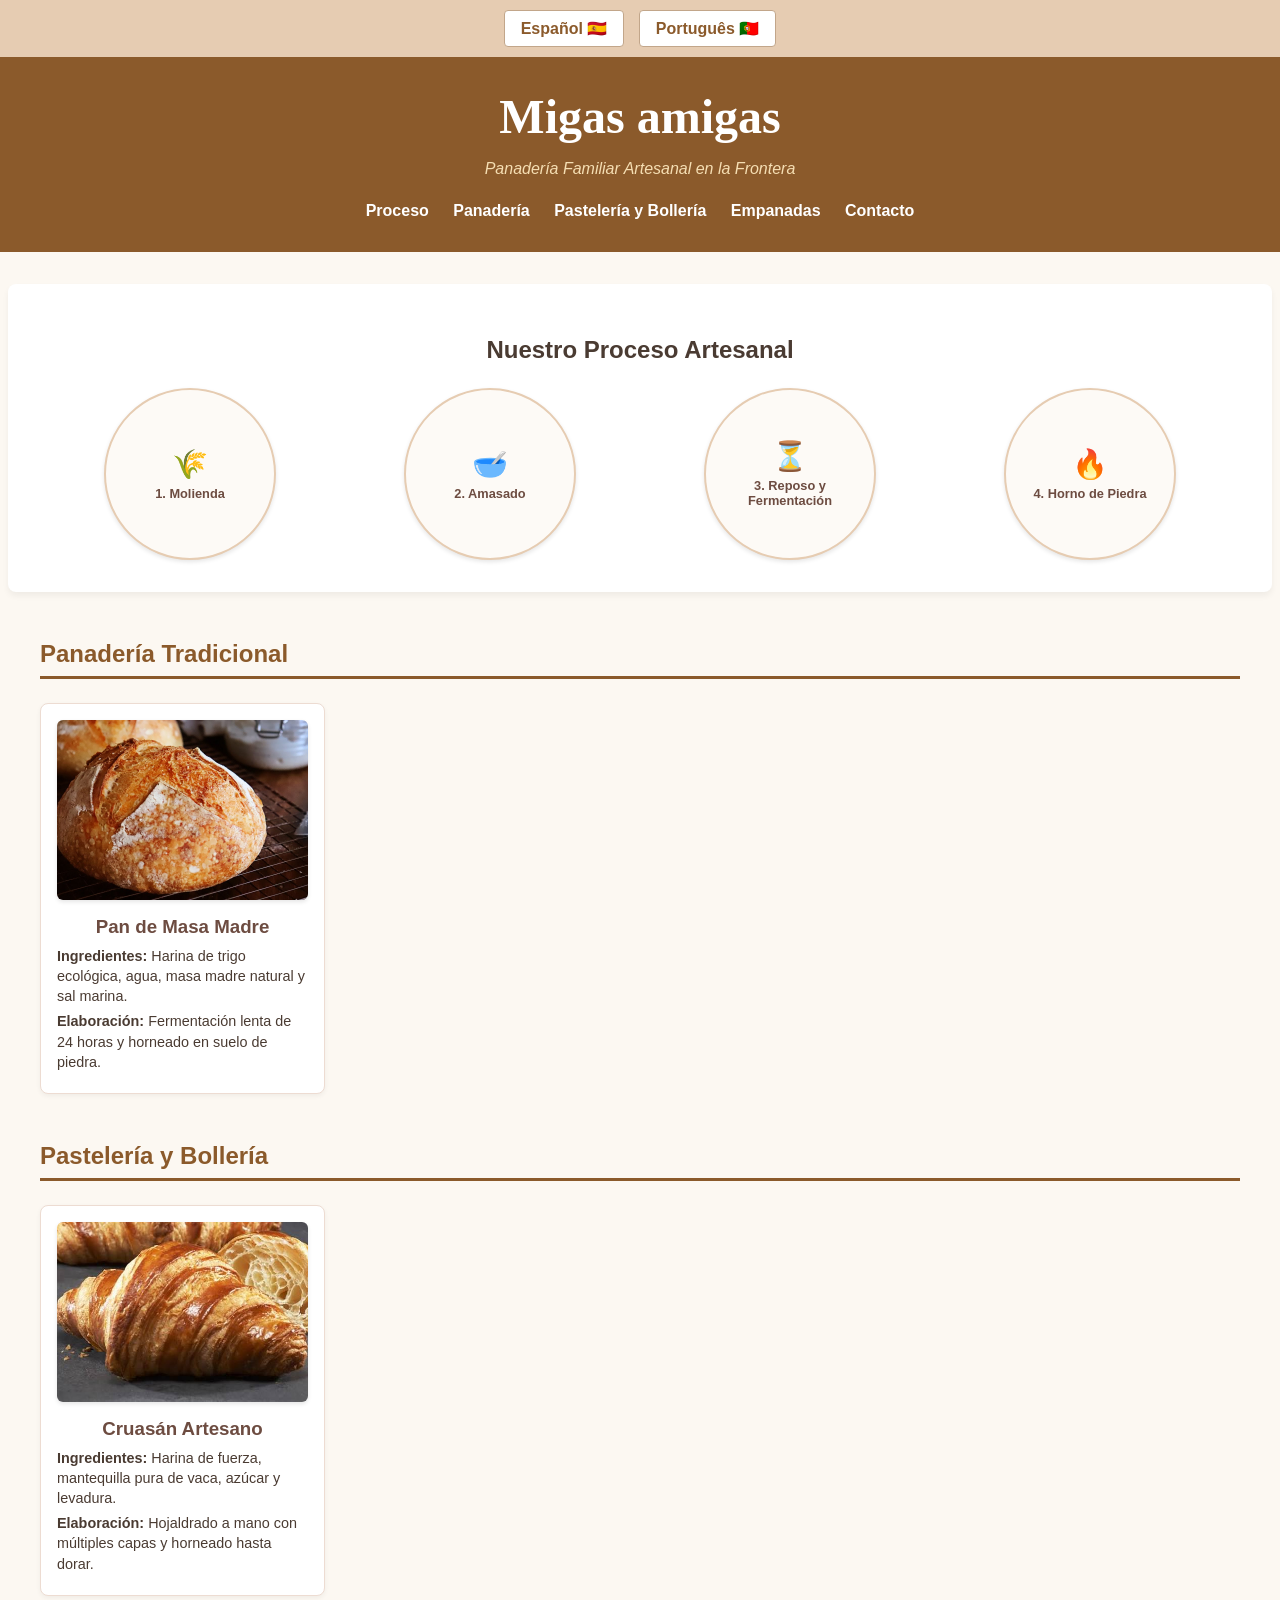
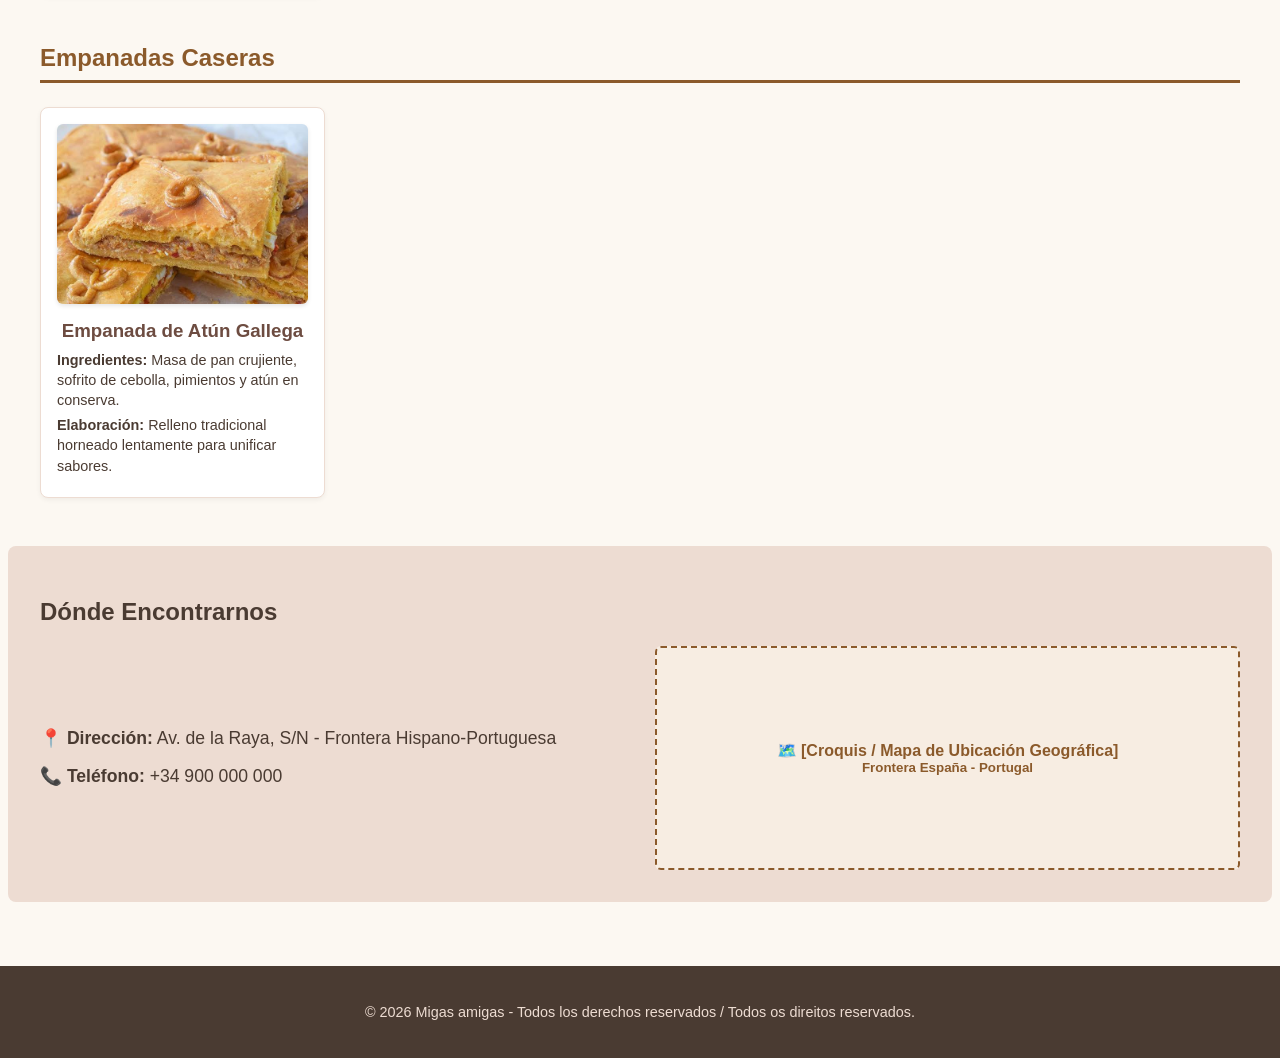
<file: panaderiaaa/index.html>
<!DOCTYPE html>
<html lang="es">
<head>
    <meta charset="UTF-8">
    <meta name="viewport" content="width=device-width, initial-scale=1.0">
    <title>Migas amigas - Panadería Fronteriza</title>
    <link rel="stylesheet" href="style.css">
</head>
<body>


    <div id="idiomas-wrapper">
        <div class="lang-selector">
            <a href="#es" class="btn-lang">Español 🇪🇸</a>
            <a href="#pt" class="btn-lang">Português 🇵🇹</a>
        </div>

        <!-- ================= SECCIÓN EN CASTELLANO ================= -->
        <div id="es" class="lang-content">
            <header>
                <h1>Migas amigas</h1>
                <p class="tagline">Panadería Familiar Artesanal en la Frontera</p>
                <nav>
                    <a href="#es-animacion">Proceso</a>
                    <a href="#es-panaderia">Panadería</a>
                    <a href="#es-pasteleria">Pastelería y Bollería</a>
                    <a href="#es-empanadas">Empanadas</a>
                    <a href="#es-contacto">Contacto</a>
                </nav>
            </header>

            <main>
                <section id="es-animacion" class="animacion-section">
                    <h2>Nuestro Proceso Artesanal</h2>
                    <div class="animation-container">
                        <div class="step-card step-1">🌾 <span>1. Molienda</span></div>
                        <div class="step-card step-2">🥣 <span>2. Amasado</span></div>
                        <div class="step-card step-3">⏳ <span>3. Reposo y Fermentación</span></div>
                        <div class="step-card step-4">🔥 <span>4. Horno de Piedra</span></div>
                    </div>
                </section>

                <section id="es-panaderia" class="catalog">
                    <h2>Panadería Tradicional</h2>
                    <div class="grid-productos">
                        <div class="producto-card">
                            <img src="panmasamadre.jpg" alt="Pan de Masa Madre" class="foto-producto">
                            <h3>Pan de Masa Madre</h3>
                            <p><strong>Ingredientes:</strong> Harina de trigo ecológica, agua, masa madre natural y sal marina.</p>
                            <p><strong>Elaboración:</strong> Fermentación lenta de 24 horas y horneado en suelo de piedra.</p>
                        </div>
                    </div>
                </section>

                <section id="es-pasteleria" class="catalog">
                    <h2>Pastelería y Bollería</h2>
                    <div class="grid-productos">
                        <div class="producto-card">
                            <img src="cruasanartesano.jfif" alt="Cruasán Artesano" class="foto-producto">
                            <h3>Cruasán Artesano</h3>
                            <p><strong>Ingredientes:</strong> Harina de fuerza, mantequilla pura de vaca, azúcar y levadura.</p>
                            <p><strong>Elaboración:</strong> Hojaldrado a mano con múltiples capas y horneado hasta dorar.</p>
                        </div>
                    </div>
                </section>

                <section id="es-empanadas" class="catalog">
                    <h2>Empanadas Caseras</h2>
                    <div class="grid-productos">
                        <div class="producto-card">
                            <img src="empanada.jfif" alt="Empanada de Atún Gallega" class="foto-producto">
                            <h3>Empanada de Atún Gallega</h3>
                            <p><strong>Ingredientes:</strong> Masa de pan crujiente, sofrito de cebolla, pimientos y atún en conserva.</p>
                            <p><strong>Elaboración:</strong> Relleno tradicional horneado lentamente para unificar sabores.</p>
                        </div>
                    </div>
                </section>

                <section id="es-contacto" class="contacto">
                    <h2>Dónde Encontrarnos</h2>
                    <div class="contacto-flex">
                        <div class="datos">
                            <p>📍 <strong>Dirección:</strong> Av. de la Raya, S/N - Frontera Hispano-Portuguesa</p>
                            <p>📞 <strong>Teléfono:</strong> +34 900 000 000</p>
                        </div>
                        <div class="croquis">
                            <div class="mapa-placeholder font-border">
                                🗺️ [Croquis / Mapa de Ubicación Geográfica]
                                <small>Frontera España - Portugal</small>
                            </div>
                        </div>
                    </div>
                </section>
            </main>
        </div>

        <!-- ================= SECCIÓN EN PORTUGUÉS ================= -->
        <div id="pt" class="lang-content">
            <header>
                <h1>Migas amigas</h1>
                <p class="tagline">Padaria Familiar Artesanal na Fronteira</p>
                <nav>
                    <a href="#pt-animacion">Processo</a>
                    <a href="#pt-panaderia">Padaria</a>
                    <a href="#pt-pasteleria">Pastelaria e Doces</a>
                    <a href="#pt-empanadas">Empadas</a>
                    <a href="#pt-contacto">Contacto</a>
                </nav>
            </header>

            <main>
                <section id="pt-animacion" class="animacion-section">
                    <h2>O Nosso Processo Artesanal</h2>
                    <div class="animation-container">
                        <div class="step-card step-1">🌾 <span>1. Moagem</span></div>
                        <div class="step-card step-2">🥣 <span>2. Amassado</span></div>
                        <div class="step-card step-3">⏳ <span>3. Repouso e Fermentação</span></div>
                        <div class="step-card step-4">🔥 <span>4. Forno de Pedra</span></div>
                    </div>
                </section>

                <section id="pt-panaderia" class="catalog">
                    <h2>Padaria Tradicional</h2>
                    <div class="grid-productos">
                        <div class="producto-card">
                            <img src="panmasamadre.jpg" alt="Pão de Massa Mãe" class="foto-producto">
                            <h3>Pão de Massa Mãe</h3>
                            <p><strong>Ingredientes:</strong> Farinha de trigo ecológica, água, massa mãe natural e sal marinho.</p>
                            <p><strong>Elaboração:</strong> Fermentação lenta de 24 horas e cozido em forno de pedra.</p>
                        </div>
                    </div>
                </section>

                <section id="pt-pasteleria" class="catalog">
                    <h2>Pastelaria e Doces</h2>
                    <div class="grid-productos">
                        <div class="producto-card">
                            <img src="cruasanartesano.jfif" alt="Croissant Artesanal" class="foto-producto">
                            <h3>Croissant Artesanal</h3>
                            <p><strong>Ingredientes:</strong> Farinha de força, manteiga pura de vaca, açúcar e levedura.</p>
                            <p><strong>Elaboração:</strong> Folhado à mão com múltiplas camadas e cozido até dourar.</p>
                        </div>
                    </div>
                </section>

                <section id="pt-empanadas" class="catalog">
                    <h2>Empadas Caseiras</h2>
                    <div class="grid-productos">
                        <div class="producto-card">
                            <img src="empanada.jfif" alt="Empada de Atum Galega" class="foto-producto">
                            <h3>Empada de Atum Galega</h3>
                            <p><strong>Ingredientes:</strong> Massa de pão crocante, refogado de cebola, pimentos e atum em conserva.</p>
                            <p><strong>Elaboração:</strong> Recheio tradicional cozido lentamente para unificar sabores.</p>
                        </div>
                    </div>
                </section>

                <section id="pt-contacto" class="contacto">
                    <h2>Onde Encontrar-nos</h2>
                    <div class="contacto-flex">
                        <div class="datos">
                            <p>📍 <strong>Endereço:</strong> Av. de la Raya, S/N - Fronteira Hispano-Portuguesa</p>
                            <p>📞 <strong>Telefone:</strong> +34 900 000 000</p>
                        </div>
                        <div class="croquis">
                            <div class="mapa-placeholder font-border">
                                🗺️ [Croquis / Mapa de Localização Geográfica]
                                <small>Fronteira Espanha - Portugal</small>
                            </div>
                        </div>
                    </div>
                </section>
            </main>
        </div>
    </div>

    <footer>
        <p>&copy; 2026 Migas amigas - Todos los derechos reservados / Todos os direitos reservados.</p>
    </footer>

</body>
</html>
</file>
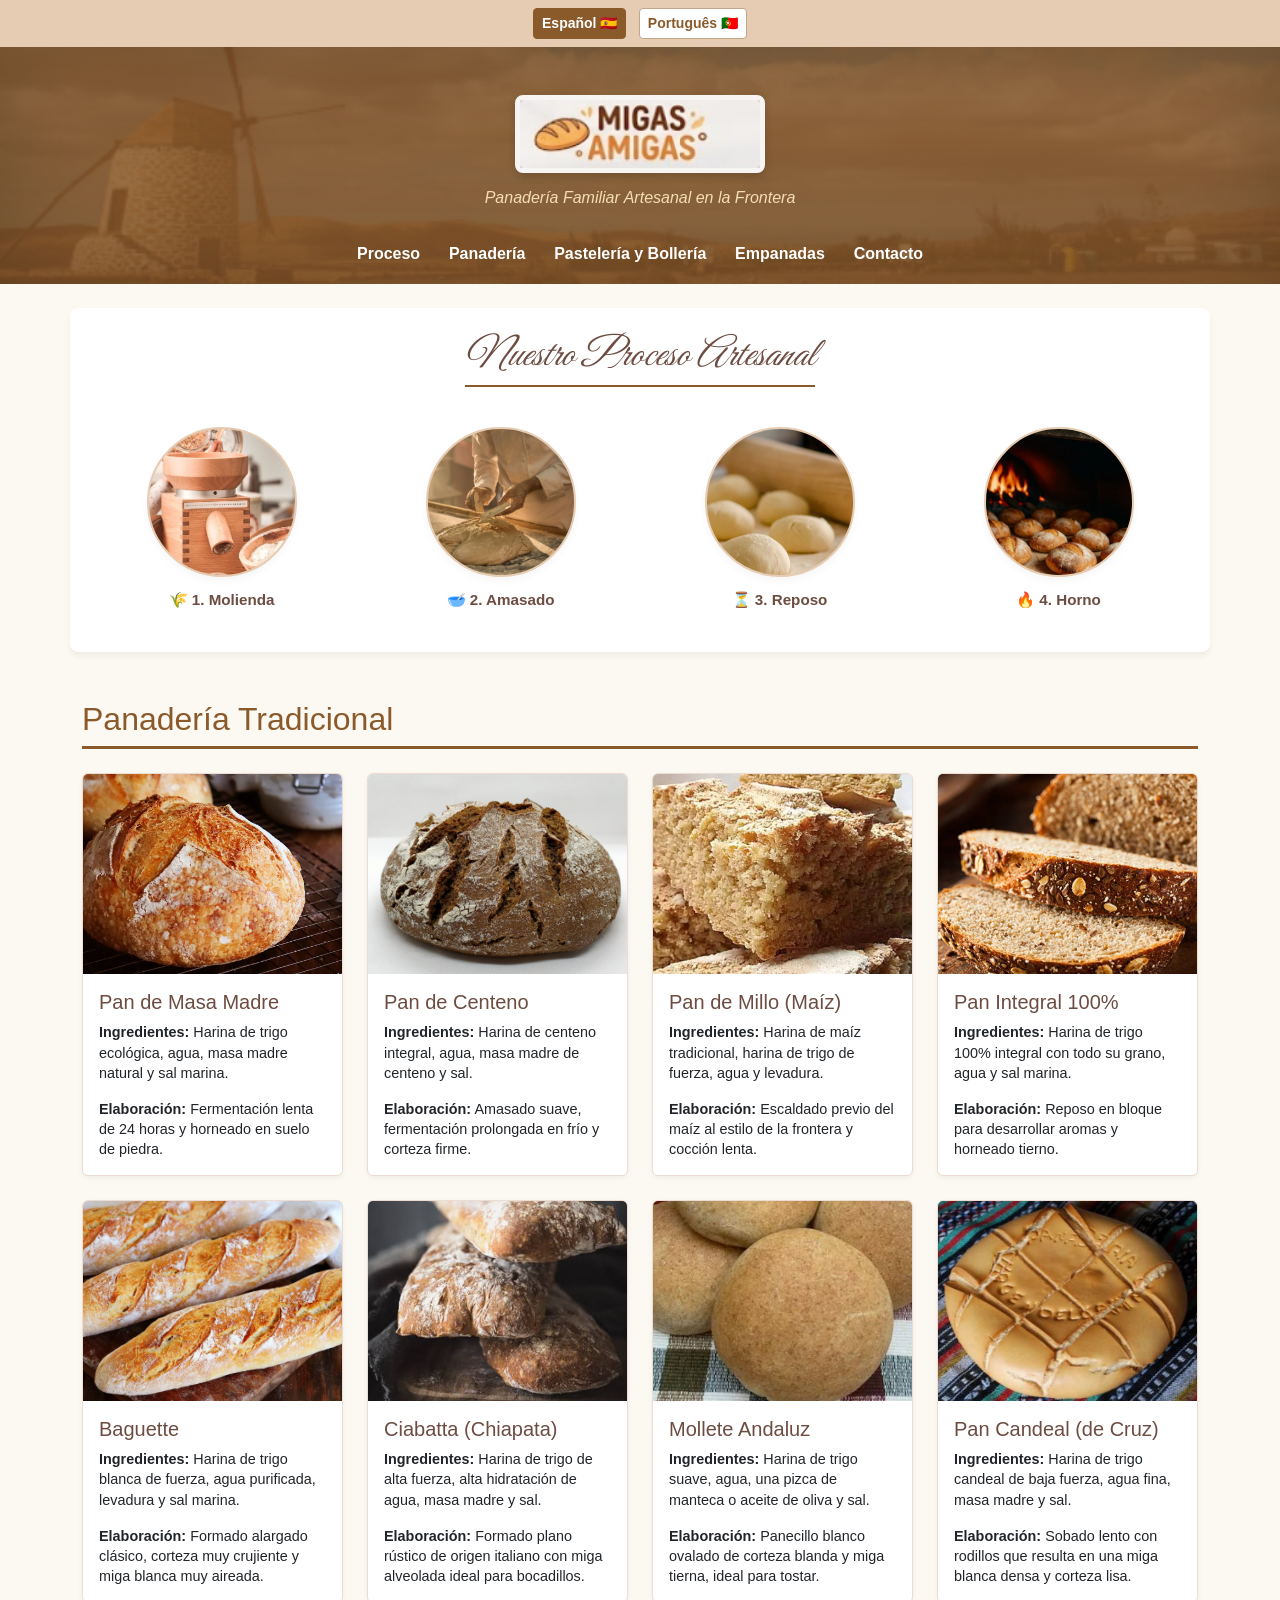
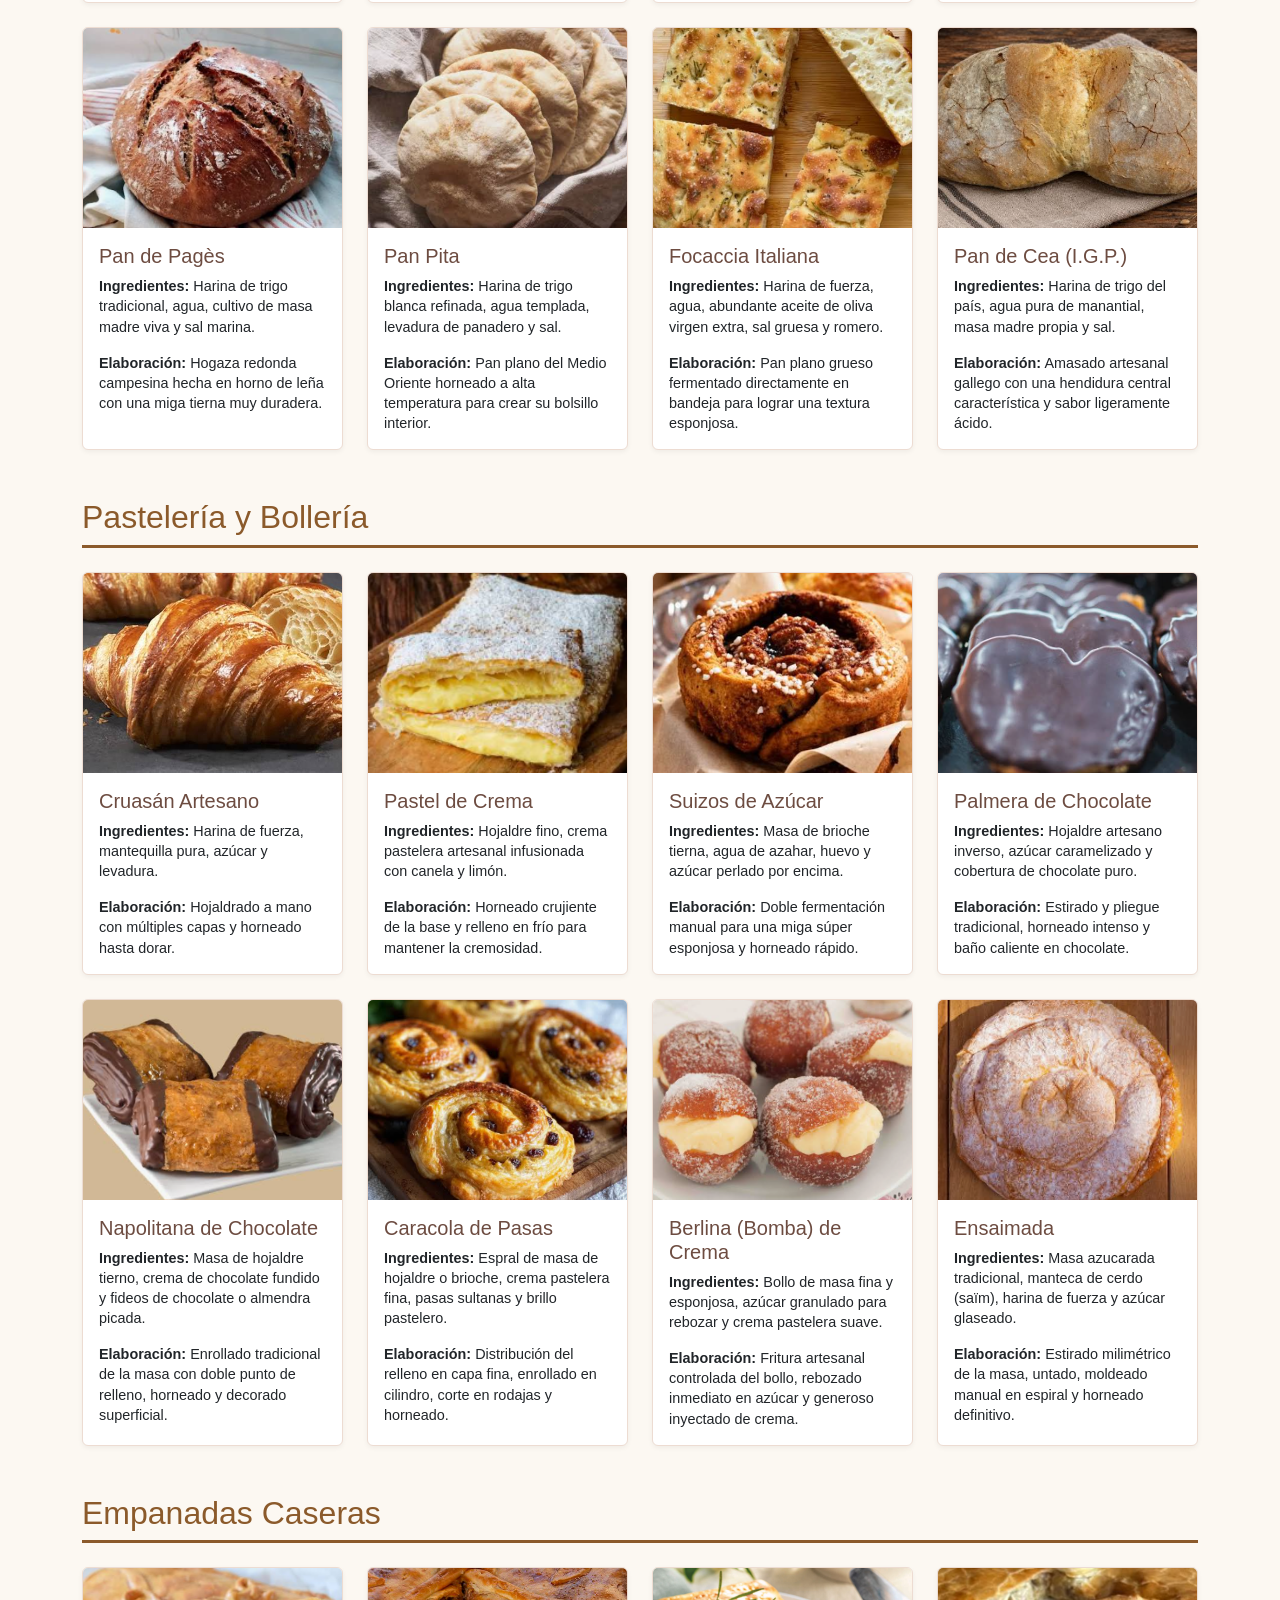
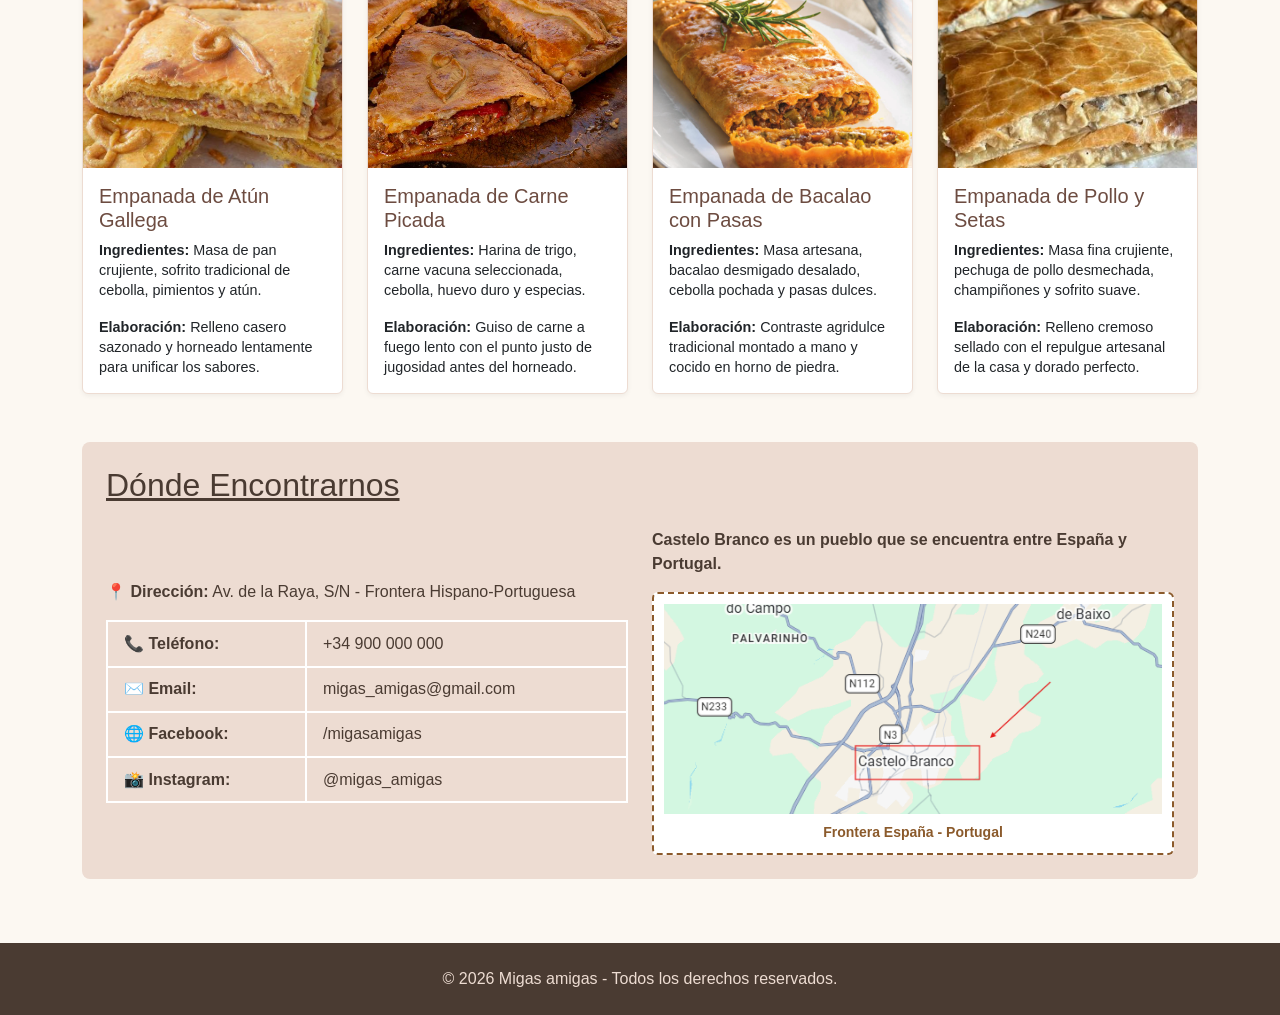
<file: PANADERIA BOOTSTRAP UT2 Aumentada/index_es.html>
<!DOCTYPE html>
<html lang="es">
<head>
    <meta charset="UTF-8">
    <meta name="viewport" content="width=device-width, initial-scale=1.0">
    <title>Migas amigas - Panadería Fronteriza</title>

    <!-- Bootstrap 5 (CSS) -->
    <link href="https://cdn.jsdelivr.net/npm/bootstrap@5.3.3/dist/css/bootstrap.min.css" rel="stylesheet">
  
    <link href="https://fonts.googleapis.com/css2?family=Great+Vibes&display=swap" rel="stylesheet">
   
    <link rel="stylesheet" href="style.css">
</head>
<body>

    <!-- Selector de idiomas (enlaces a archivos separados) -->
    <div class="lang-selector text-center py-2">
        <a href="index_es.html" class="btn btn-sm btn-lang active mx-1">Español 🇪🇸</a>
        <a href="index_pt.html" class="btn btn-sm btn-lang mx-1">Português 🇵🇹</a>
    </div>

    <!-- ================= CABECERA + MENÚ ================= -->
    <header class="hero text-center text-white">
        <div class="container">
            <h1 class="m-0">
                <img src="migas.png" alt="Migas amigas" class="header-logo">
            </h1>
            <p class="tagline">Panadería Familiar Artesanal en la Frontera</p>

            <nav class="navbar navbar-expand-md navbar-dark justify-content-center" aria-label="Principal">
                <button class="navbar-toggler" type="button" data-bs-toggle="collapse" data-bs-target="#menu"
                        aria-controls="menu" aria-expanded="false" aria-label="Abrir menú">
                    <span class="navbar-toggler-icon"></span>
                </button>
                <div class="collapse navbar-collapse justify-content-center" id="menu">
                    <ul class="navbar-nav">
                        <li class="nav-item"><a class="nav-link" href="#animacion">Proceso</a></li>
                        <li class="nav-item"><a class="nav-link" href="#panaderia">Panadería</a></li>
                        <li class="nav-item"><a class="nav-link" href="#pasteleria">Pastelería y Bollería</a></li>
                        <li class="nav-item"><a class="nav-link" href="#empanadas">Empanadas</a></li>
                        <li class="nav-item"><a class="nav-link" href="#contacto">Contacto</a></li>
                    </ul>
                </div>
            </nav>
        </div>
    </header>

    <main>

        <!-- ================= PROCESO ARTESANAL ================= -->
        <section id="animacion" class="container animacion-section text-center p-4 my-4">
            <h2><em>Nuestro Proceso Artesanal</em></h2>

            <!-- 2 columnas en móvil, 4 en pantallas medianas y grandes -->
            <div class="row g-4 justify-content-center mt-2">
                <div class="col-6 col-md-3">
                    <div class="step-card step-1"></div>
                    <p class="step-text">🌾 1. Molienda</p>
                </div>
                <div class="col-6 col-md-3">
                    <div class="step-card step-2"></div>
                    <p class="step-text">🥣 2. Amasado</p>
                </div>
                <div class="col-6 col-md-3">
                    <div class="step-card step-3"></div>
                    <p class="step-text">⏳ 3. Reposo</p>
                </div>
                <div class="col-6 col-md-3">
                    <div class="step-card step-4"></div>
                    <p class="step-text">🔥 4. Horno</p>
                </div>
            </div>
        </section>

        <!-- ================= PANADERÍA (hasta 12 productos) =================
             Para añadir un producto: copia un bloque <div class="col"> ... </div>
             y cambia imagen, nombre y textos. La rejilla se reorganiza sola. -->
        <section id="panaderia" class="container my-5">
            <h2 class="titulo-seccion">Panadería Tradicional</h2>

            <div class="row row-cols-1 row-cols-sm-2 row-cols-xl-4 g-4">

                <div class="col">
                    <div class="card h-100 producto-card">
                        <img src="panmasamadre.png" class="card-img-top" alt="Pan de Masa Madre">
                        <div class="card-body">
                            <h3 class="card-title h5">Pan de Masa Madre</h3>
                            <p class="card-text"><strong>Ingredientes:</strong> Harina de trigo ecológica, agua, masa madre natural y sal marina.</p>
                            <p class="card-text"><strong>Elaboración:</strong> Fermentación lenta de 24 horas y horneado en suelo de piedra.</p>
                        </div>
                    </div>
                </div>

                <div class="col">
                    <div class="card h-100 producto-card">
                        <img src="pancenteno.png" class="card-img-top" alt="Pan de Centeno">
                        <div class="card-body">
                            <h3 class="card-title h5">Pan de Centeno</h3>
                            <p class="card-text"><strong>Ingredientes:</strong> Harina de centeno integral, agua, masa madre de centeno y sal.</p>
                            <p class="card-text"><strong>Elaboración:</strong> Amasado suave, fermentación prolongada en frío y corteza firme.</p>
                        </div>
                    </div>
                </div>

                <div class="col">
                    <div class="card h-100 producto-card">
                        <img src="panmillo.png" class="card-img-top" alt="Pan de Millo">
                        <div class="card-body">
                            <h3 class="card-title h5">Pan de Millo (Maíz)</h3>
                            <p class="card-text"><strong>Ingredientes:</strong> Harina de maíz tradicional, harina de trigo de fuerza, agua y levadura.</p>
                            <p class="card-text"><strong>Elaboración:</strong> Escaldado previo del maíz al estilo de la frontera y cocción lenta.</p>
                        </div>
                    </div>
                </div>

                <div class="col">
                    <div class="card h-100 producto-card">
                        <img src="panintegral.png" class="card-img-top" alt="Pan Integral">
                        <div class="card-body">
                            <h3 class="card-title h5">Pan Integral 100%</h3>
                            <p class="card-text"><strong>Ingredientes:</strong> Harina de trigo 100% integral con todo su grano, agua y sal marina.</p>
                            <p class="card-text"><strong>Elaboración:</strong> Reposo en bloque para desarrollar aromas y horneado tierno.</p>
                        </div>
                    </div>
                </div>

                <!-- 5. Baguette -->
                <div class="col">
                    <div class="card h-100 producto-card">
                        <img src="baguette.png" class="card-img-top" alt="Baguette">
                        <div class="card-body">
                            <h3 class="card-title h5">Baguette</h3>
                            <p class="card-text"><strong>Ingredientes:</strong> Harina de trigo blanca de fuerza, agua purificada, levadura y sal marina.</p>
                            <p class="card-text"><strong>Elaboración:</strong> Formado alargado clásico, corteza muy crujiente y miga blanca muy aireada.</p>
                        </div>
                    </div>
                </div>

                <!-- 6. Ciabatta -->
                <div class="col">
                    <div class="card h-100 producto-card">
                        <img src="chapata.png" class="card-img-top" alt="Ciabatta">
                        <div class="card-body">
                            <h3 class="card-title h5">Ciabatta (Chiapata)</h3>
                            <p class="card-text"><strong>Ingredientes:</strong> Harina de trigo de alta fuerza, alta hidratación de agua, masa madre y sal.</p>
                            <p class="card-text"><strong>Elaboración:</strong> Formado plano rústico de origen italiano con miga alveolada ideal para bocadillos.</p>
                        </div>
                    </div>
                </div>

                <!-- 7. Mollete -->
                <div class="col">
                    <div class="card h-100 producto-card">
                        <img src="mollete.png" class="card-img-top" alt="Mollete">
                        <div class="card-body">
                            <h3 class="card-title h5">Mollete Andaluz</h3>
                            <p class="card-text"><strong>Ingredientes:</strong> Harina de trigo suave, agua, una pizca de manteca o aceite de oliva y sal.</p>
                            <p class="card-text"><strong>Elaboración:</strong> Panecillo blanco ovalado de corteza blanda y miga tierna, ideal para tostar.</p>
                        </div>
                    </div>
                </div>

                <!-- 8. Pan Candeal -->
                <div class="col">
                    <div class="card h-100 producto-card">
                        <img src="candeal.png" class="card-img-top" alt="Pan Candeal">
                        <div class="card-body">
                            <h3 class="card-title h5">Pan Candeal (de Cruz)</h3>
                            <p class="card-text"><strong>Ingredientes:</strong> Harina de trigo candeal de baja fuerza, agua fina, masa madre y sal.</p>
                            <p class="card-text"><strong>Elaboración:</strong> Sobado lento con rodillos que resulta en una miga blanca densa y corteza lisa.</p>
                        </div>
                    </div>
                </div>

                <!-- 9. Pan de Pagès -->
                <div class="col">
                    <div class="card h-100 producto-card">
                        <img src="pages.png" class="card-img-top" alt="Pan de Pagès">
                        <div class="card-body">
                            <h3 class="card-title h5">Pan de Pagès</h3>
                            <p class="card-text"><strong>Ingredientes:</strong> Harina de trigo tradicional, agua, cultivo de masa madre viva y sal marina.</p>
                            <p class="card-text"><strong>Elaboración:</strong> Hogaza redonda campesina hecha en horno de leña con una miga tierna muy duradera.</p>
                        </div>
                    </div>
                </div>

                <!-- 10. Pan Pita -->
                <div class="col">
                    <div class="card h-100 producto-card">
                        <img src="pita.png" class="card-img-top" alt="Pan Pita">
                        <div class="card-body">
                            <h3 class="card-title h5">Pan Pita</h3>
                            <p class="card-text"><strong>Ingredientes:</strong> Harina de trigo blanca refinada, agua templada, levadura de panadero y sal.</p>
                            <p class="card-text"><strong>Elaboración:</strong> Pan plano del Medio Oriente horneado a alta temperatura para crear su bolsillo interior.</p>
                        </div>
                    </div>
                </div>

                <!-- 11. Focaccia -->
                <div class="col">
                    <div class="card h-100 producto-card">
                        <img src="foccacia.png" class="card-img-top" alt="Focaccia">
                        <div class="card-body">
                            <h3 class="card-title h5">Focaccia Italiana</h3>
                            <p class="card-text"><strong>Ingredientes:</strong> Harina de fuerza, agua, abundante aceite de oliva virgen extra, sal gruesa y romero.</p>
                            <p class="card-text"><strong>Elaboración:</strong> Pan plano grueso fermentado directamente en bandeja para lograr una textura esponjosa.</p>
                        </div>
                    </div>
                </div>

                <!-- 12. Pan de Cea -->
                <div class="col">
                    <div class="card h-100 producto-card">
                        <img src="cea.png" class="card-img-top" alt="Pan de Cea">
                        <div class="card-body">
                            <h3 class="card-title h5">Pan de Cea (I.G.P.)</h3>
                            <p class="card-text"><strong>Ingredientes:</strong> Harina de trigo del país, agua pura de manantial, masa madre propia y sal.</p>
                            <p class="card-text"><strong>Elaboración:</strong> Amasado artesanal gallego con una hendidura central característica y sabor ligeramente ácido.</p>
                        </div>
                    </div>
                </div>

            </div>
        </section>

         <!-- ================= PASTELERÍA Y BOLLERÍA (hasta 8 productos) ================= -->
        <section id="pasteleria" class="container my-5">
            <h2 class="titulo-seccion">Pastelería y Bollería</h2>

            <div class="row row-cols-1 row-cols-sm-2 row-cols-xl-4 g-4">

                <div class="col">
                    <div class="card h-100 producto-card">
                        <img src="cruasanartesano.png" class="card-img-top" alt="Cruasán Artesano">
                        <div class="card-body">
                            <h3 class="card-title h5">Cruasán Artesano</h3>
                            <p class="card-text"><strong>Ingredientes:</strong> Harina de fuerza, mantequilla pura, azúcar y levadura.</p>
                            <p class="card-text"><strong>Elaboración:</strong> Hojaldrado a mano con múltiples capas y horneado hasta dorar.</p>
                        </div>
                    </div>
                </div>

                <div class="col">
                    <div class="card h-100 producto-card">
                        <img src="pastelcrema.png" class="card-img-top" alt="Pastel de Crema">
                        <div class="card-body">
                            <h3 class="card-title h5">Pastel de Crema</h3>
                            <p class="card-text"><strong>Ingredientes:</strong> Hojaldre fino, crema pastelera artesanal infusionada con canela y limón.</p>
                            <p class="card-text"><strong>Elaboración:</strong> Horneado crujiente de la base y relleno en frío para mantener la cremosidad.</p>
                        </div>
                    </div>
                </div>

                <div class="col">
                    <div class="card h-100 producto-card">
                        <img src="suizoazucar.png" class="card-img-top" alt="Suizo de Azúcar">
                        <div class="card-body">
                            <h3 class="card-title h5">Suizos de Azúcar</h3>
                            <p class="card-text"><strong>Ingredientes:</strong> Masa de brioche tierna, agua de azahar, huevo y azúcar perlado por encima.</p>
                            <p class="card-text"><strong>Elaboración:</strong> Doble fermentación manual para una miga súper esponjosa y horneado rápido.</p>
                        </div>
                    </div>
                </div>

                <div class="col">
                    <div class="card h-100 producto-card">
                        <img src="palamerachoco.png" class="card-img-top" alt="Palmera de Chocolate">
                        <div class="card-body">
                            <h3 class="card-title h5">Palmera de Chocolate</h3>
                            <p class="card-text"><strong>Ingredientes:</strong> Hojaldre artesano inverso, azúcar caramelizado y cobertura de chocolate puro.</p>
                            <p class="card-text"><strong>Elaboración:</strong> Estirado y pliegue tradicional, horneado intenso y baño caliente en chocolate.</p>
                        </div>
                    </div>
                </div>

                <!-- 5. Napolitana de Chocolate -->
                <div class="col">
                    <div class="card h-100 producto-card">
                        <img src="napolitana.png" class="card-img-top" alt="Napolitana de Chocolate">
                        <div class="card-body">
                            <h3 class="card-title h5">Napolitana de Chocolate</h3>
                            <p class="card-text"><strong>Ingredientes:</strong> Masa de hojaldre tierno, crema de chocolate fundido y fideos de chocolate o almendra picada.</p>
                            <p class="card-text"><strong>Elaboración:</strong> Enrollado tradicional de la masa con doble punto de relleno, horneado y decorado superficial.</p>
                        </div>
                    </div>
                </div>

                <!-- 6. Caracola de Pasas -->
                <div class="col">
                    <div class="card h-100 producto-card">
                        <img src="caracola.png" class="card-img-top" alt="Caracola de Pasas">
                        <div class="card-body">
                            <h3 class="card-title h5">Caracola de Pasas</h3>
                            <p class="card-text"><strong>Ingredientes:</strong> Espral de masa de hojaldre o brioche, crema pastelera fina, pasas sultanas y brillo pastelero.</p>
                            <p class="card-text"><strong>Elaboración:</strong> Distribución del relleno en capa fina, enrollado en cilindro, corte en rodajas y horneado.</p>
                        </div>
                    </div>
                </div>

                <!-- 7. Berlina de Crema -->
                <div class="col">
                    <div class="card h-100 producto-card">
                        <img src="berlinesa.png" class="card-img-top" alt="Berlina de Crema">
                        <div class="card-body">
                            <h3 class="card-title h5">Berlina (Bomba) de Crema</h3>
                            <p class="card-text"><strong>Ingredientes:</strong> Bollo de masa fina y esponjosa, azúcar granulado para rebozar y crema pastelera suave.</p>
                            <p class="card-text"><strong>Elaboración:</strong> Fritura artesanal controlada del bollo, rebozado inmediato en azúcar y generoso inyectado de crema.</p>
                        </div>
                    </div>
                </div>

                <!-- 8. Ensaimada -->
                <div class="col">
                    <div class="card h-100 producto-card">
                        <img src="ensaimada.png" class="card-img-top" alt="Ensaimada">
                        <div class="card-body">
                            <h3 class="card-title h5">Ensaimada</h3>
                            <p class="card-text"><strong>Ingredientes:</strong> Masa azucarada tradicional, manteca de cerdo (saïm), harina de fuerza y azúcar glaseado.</p>
                            <p class="card-text"><strong>Elaboración:</strong> Estirado milimétrico de la masa, untado, moldeado manual en espiral y horneado definitivo.</p>
                        </div>
                    </div>
                </div>

            </div>
        </section>


        <!-- ================= EMPANADAS (hasta 4 productos) ================= -->
        <section id="empanadas" class="container my-5">
            <h2 class="titulo-seccion">Empanadas Caseras</h2>

            <div class="row row-cols-1 row-cols-sm-2 row-cols-xl-4 g-4">

                <div class="col">
                    <div class="card h-100 producto-card">
                        <img src="empanada.png" class="card-img-top" alt="Empanada Gallega">
                        <div class="card-body">
                            <h3 class="card-title h5">Empanada de Atún Gallega</h3>
                            <p class="card-text"><strong>Ingredientes:</strong> Masa de pan crujiente, sofrito tradicional de cebolla, pimientos y atún.</p>
                            <p class="card-text"><strong>Elaboración:</strong> Relleno casero sazonado y horneado lentamente para unificar los sabores.</p>
                        </div>
                    </div>
                </div>

                <div class="col">
                    <div class="card h-100 producto-card">
                        <img src="empacarne.png" class="card-img-top" alt="Empanada de Carne">
                        <div class="card-body">
                            <h3 class="card-title h5">Empanada de Carne Picada</h3>
                            <p class="card-text"><strong>Ingredientes:</strong> Harina de trigo, carne vacuna seleccionada, cebolla, huevo duro y especias.</p>
                            <p class="card-text"><strong>Elaboración:</strong> Guiso de carne a fuego lento con el punto justo de jugosidad antes del horneado.</p>
                        </div>
                    </div>
                </div>

                <div class="col">
                    <div class="card h-100 producto-card">
                        <img src="empabaca.png" class="card-img-top" alt="Empanada de Bacalao con Pasas">
                        <div class="card-body">
                            <h3 class="card-title h5">Empanada de Bacalao con Pasas</h3>
                            <p class="card-text"><strong>Ingredientes:</strong> Masa artesana, bacalao desmigado desalado, cebolla pochada y pasas dulces.</p>
                            <p class="card-text"><strong>Elaboración:</strong> Contraste agridulce tradicional montado a mano y cocido en horno de piedra.</p>
                        </div>
                    </div>
                </div>

                <div class="col">
                    <div class="card h-100 producto-card">
                        <img src="empapose.png" class="card-img-top" alt="Empanada de Pollo y Setas">
                        <div class="card-body">
                            <h3 class="card-title h5">Empanada de Pollo y Setas</h3>
                            <p class="card-text"><strong>Ingredientes:</strong> Masa fina crujiente, pechuga de pollo desmechada, champiñones y sofrito suave.</p>
                            <p class="card-text"><strong>Elaboración:</strong> Relleno cremoso sellado con el repulgue artesanal de la casa y dorado perfecto.</p>
                        </div>
                    </div>
                </div>

            </div>
<!-- ================= CONTACTO ================= -->
<section id="contacto" class="container contacto p-4 my-5">
    <h2 class="mb-4"><u>Dónde Encontrarnos</u></h2>

    <div class="row g-4 align-items-center">

        <!-- Columna de datos: 12 columnas en móvil, 6 en pantallas medianas -->
        <div class="col-12 col-md-6">
            <p>📍 <strong>Dirección:</strong> Av. de la Raya, S/N - Frontera Hispano-Portuguesa</p>

            <!-- Tabla de Bootstrap -->
            <table class="table table-bordered tabla-contacto">
                <tbody>
                    <tr><th scope="row">📞 Teléfono:</th><td>+34 900 000 000</td></tr>
                    <tr><th scope="row">✉️ Email:</th><td>migas_amigas@gmail.com</td></tr>
                    <tr><th scope="row">🌐 Facebook:</th><td>/migasamigas</td></tr>
                    <tr><th scope="row">📸 Instagram:</th><td>@migas_amigas</td></tr>
                </tbody>
            </table>
        </div>

        <!-- Columna del croquis -->
        <div class="col-12 col-md-6">
            <!-- Texto explicativo sobre el mapa -->
            <p class="fw-bold mb-3 text-center text-md-start">Castelo Branco es un pueblo que se encuentra entre España y Portugal.</p>
            
            <figure class="croquis-box m-0">
                <img src="mapa.png" class="img-fluid" alt="Croquis de ubicación Migas amigas">
                <figcaption class="small fw-bold mt-2">Frontera España - Portugal</figcaption>
            </figure>
        </div>

    </div>
</section>




    </main>

    <footer class="pie text-center p-4">
        <p class="m-0">&copy; 2026 Migas amigas - Todos los derechos reservados.</p>
    </footer>

    <!-- Bootstrap 5 (JS): necesario para el botón del menú en móvil -->
    <script src="https://cdn.jsdelivr.net/npm/bootstrap@5.3.3/dist/js/bootstrap.bundle.min.js"></script>
</body>
</html>
</file>
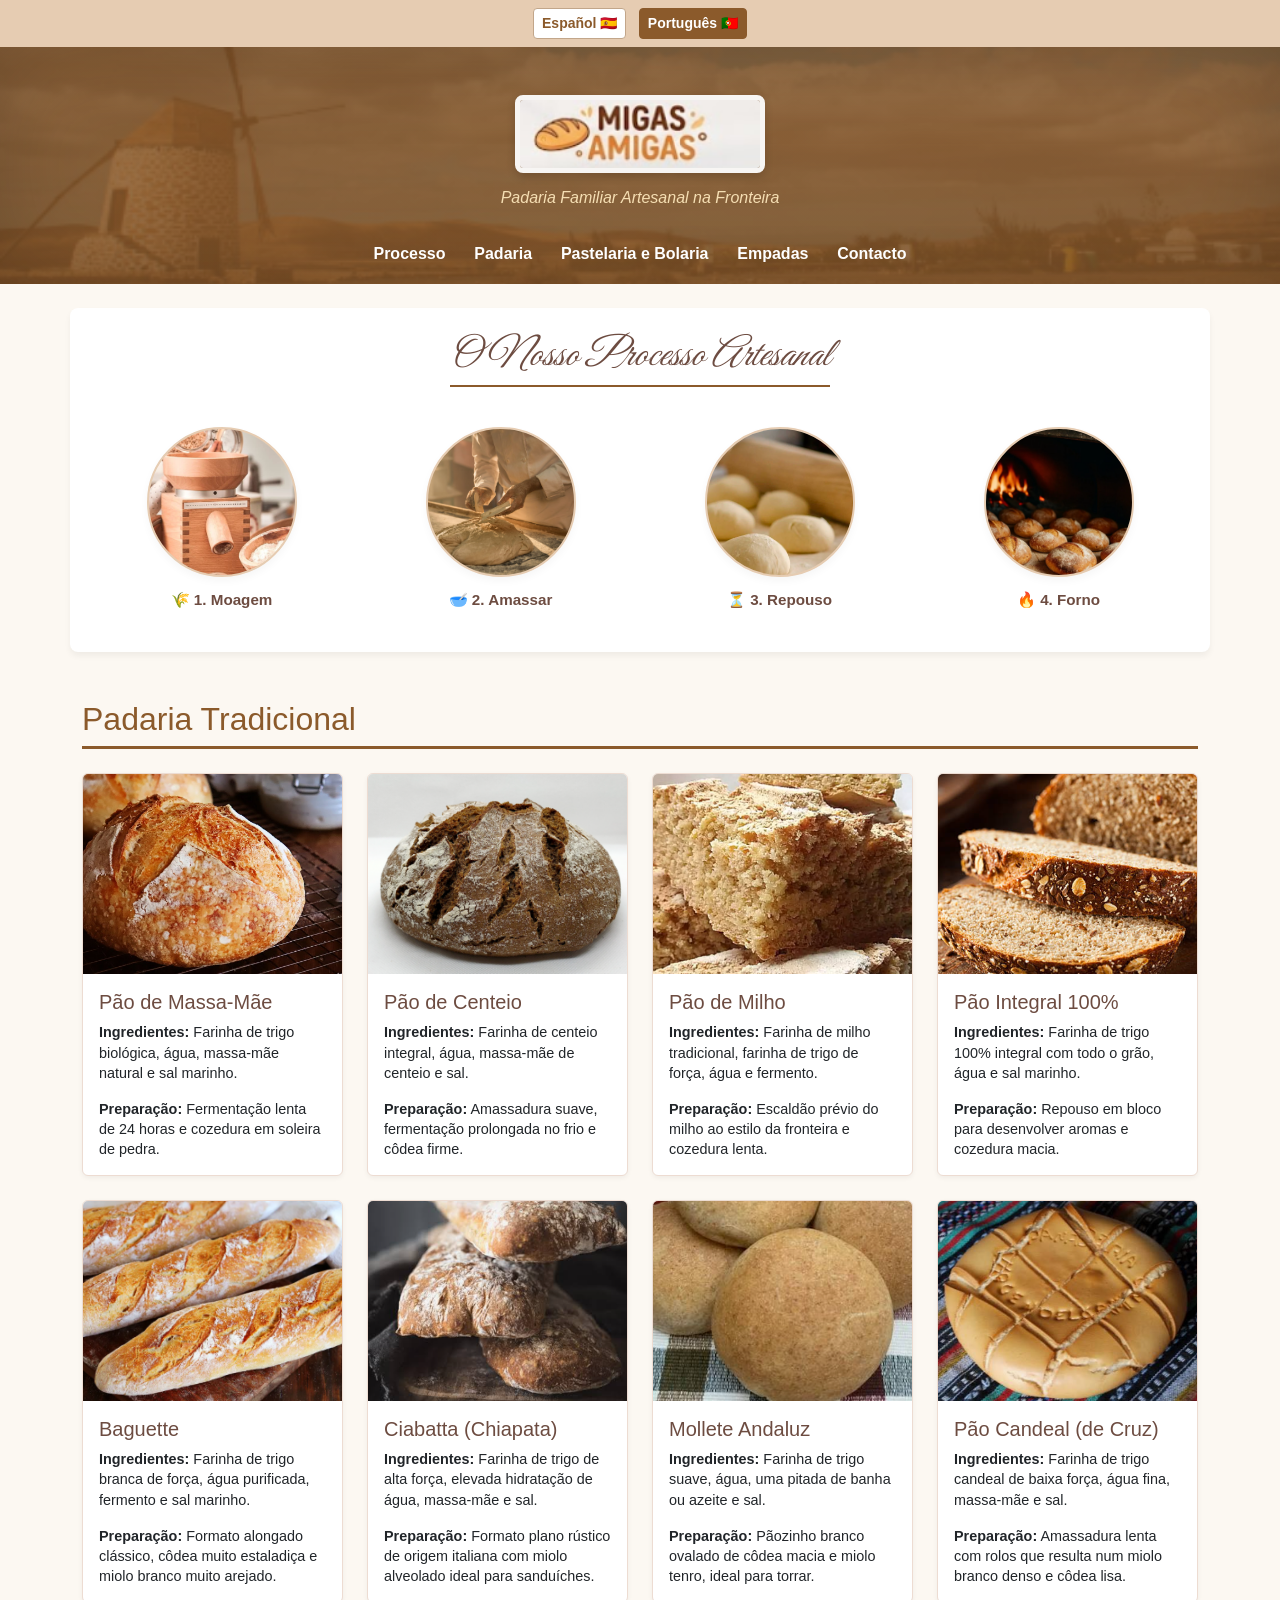
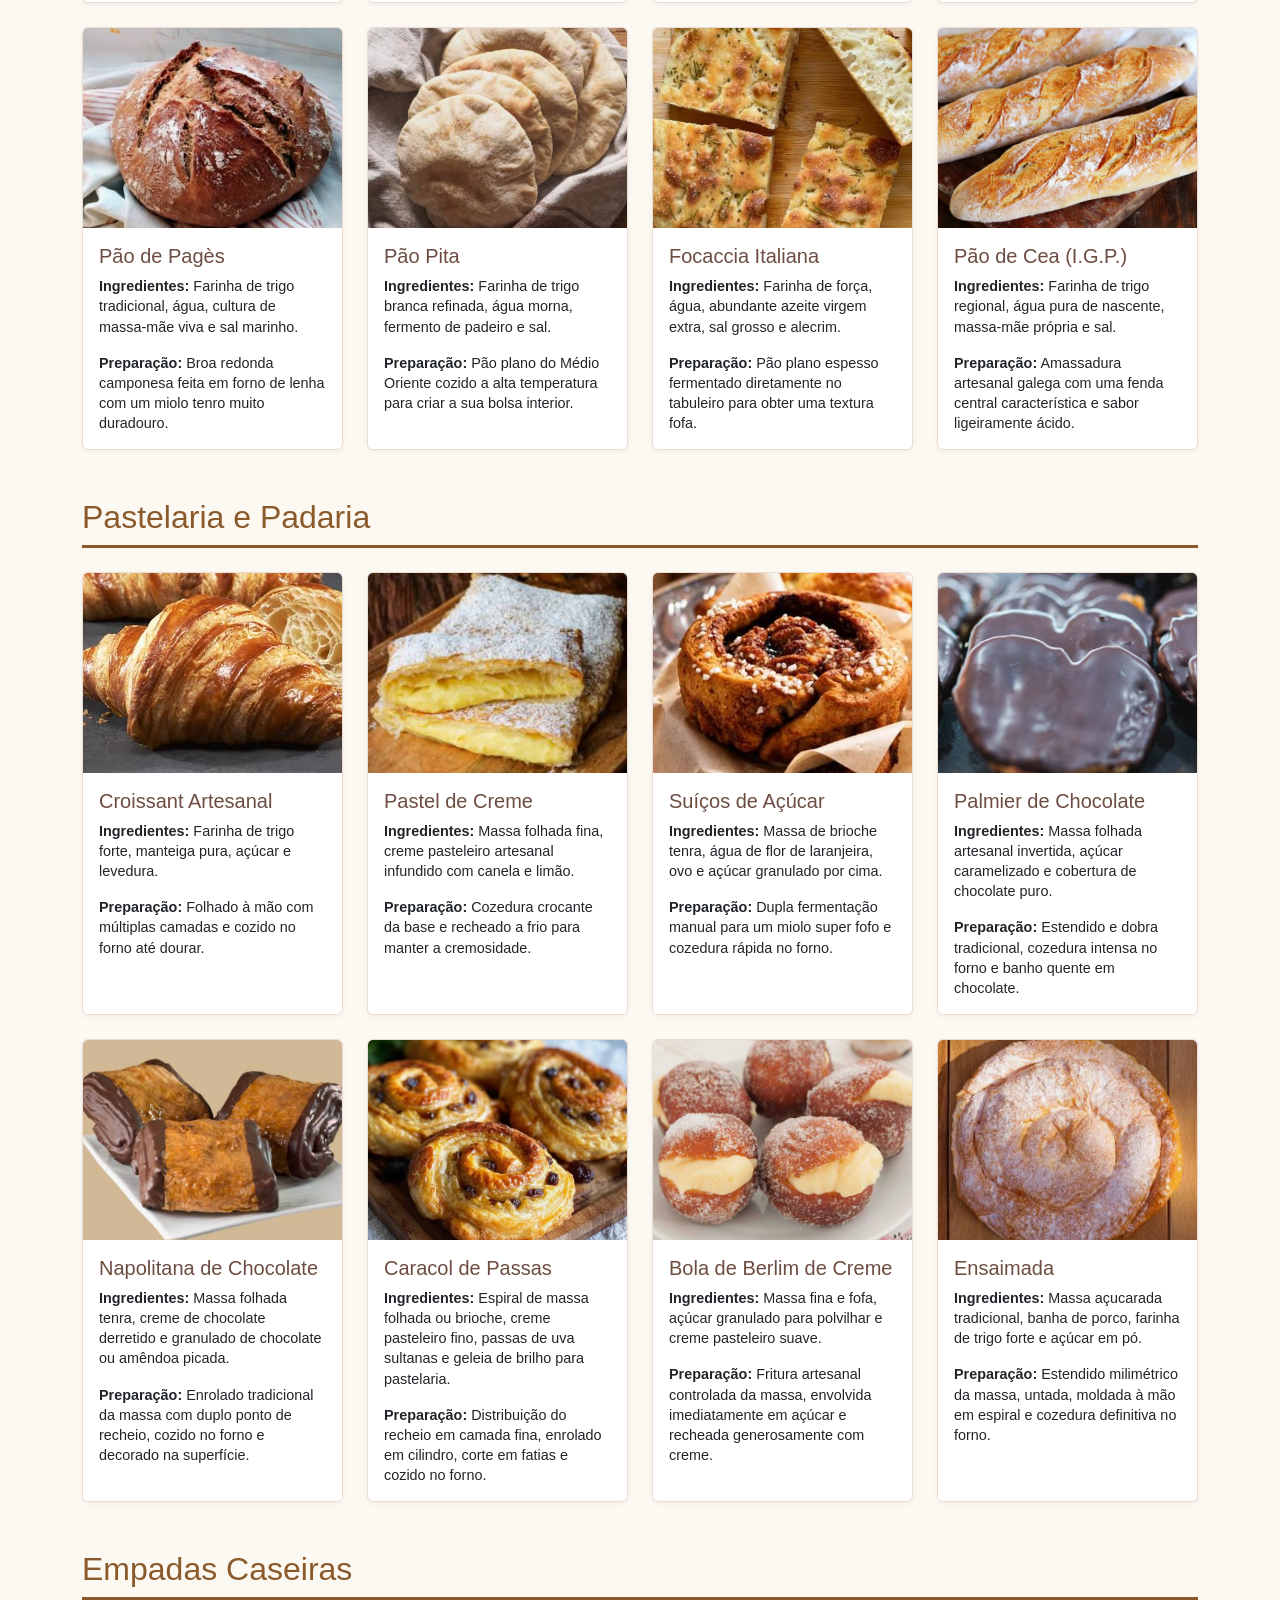
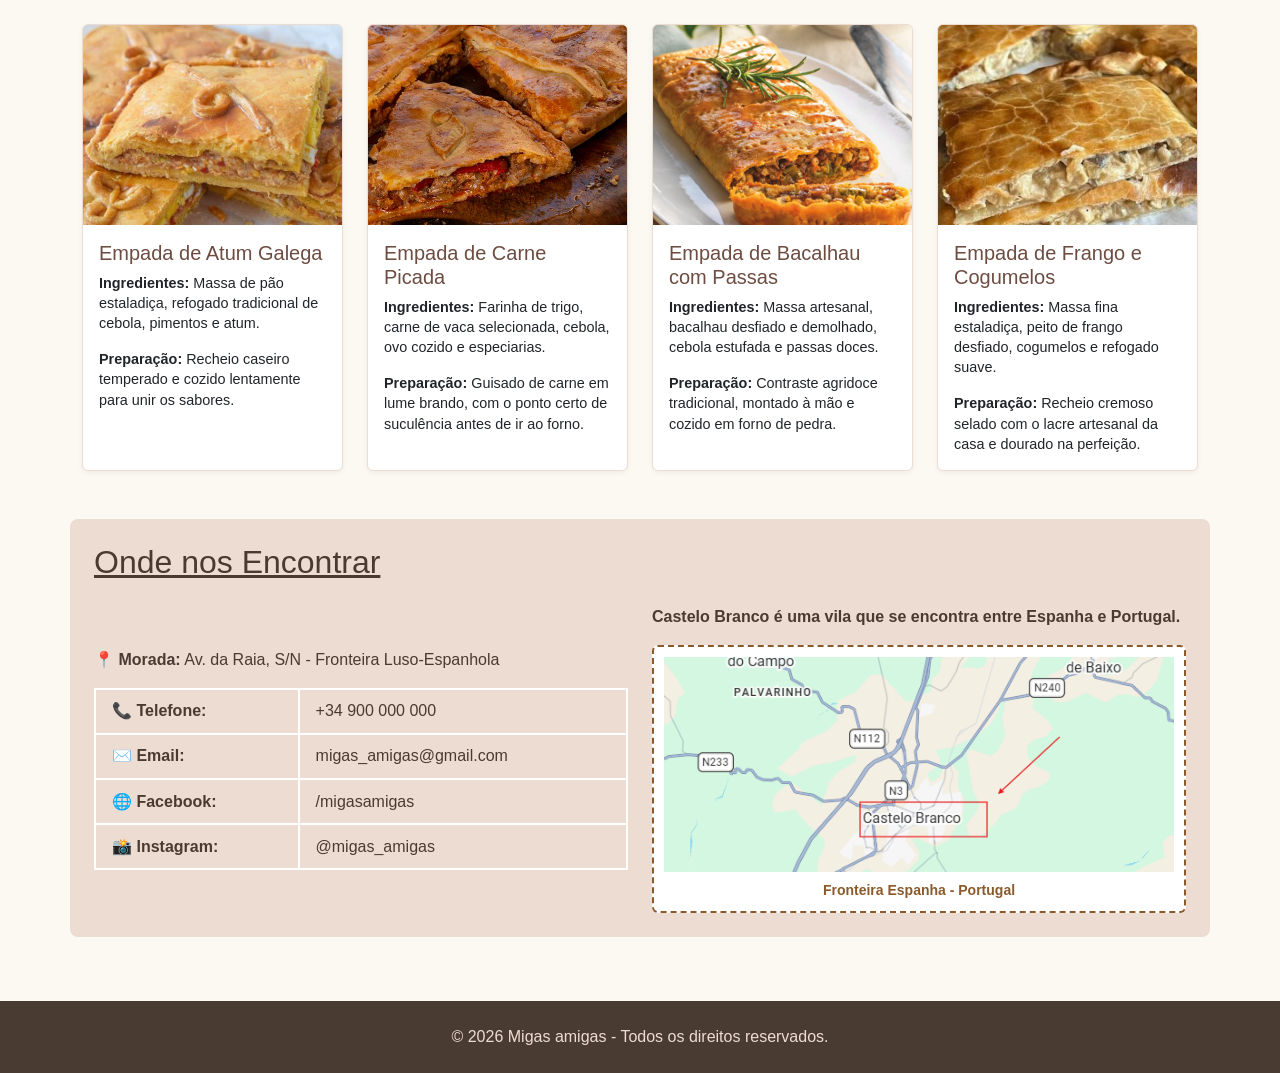
<file: PANADERIA BOOTSTRAP UT2 Aumentada/index_pt.html>
<!DOCTYPE html>
<html lang="pt">
<head>
    <meta charset="UTF-8">
    <meta name="viewport" content="width=device-width, initial-scale=1.0">
    <title>Migas amigas - Padaria Fronteiriça</title>

    <!-- Bootstrap 5 (CSS) -->
    <link href="https://cdn.jsdelivr.net/npm/bootstrap@5.3.3/dist/css/bootstrap.min.css" rel="stylesheet">
    <link href="https://fonts.googleapis.com/css2?family=Great+Vibes&display=swap" rel="stylesheet">
    <link rel="stylesheet" href="style.css">
</head>
<body>

    <!-- Seletor de idiomas -->
    <div class="lang-selector text-center py-2">
        <a href="index_es.html" class="btn btn-sm btn-lang mx-1">Español 🇪🇸</a>
        <a href="index_pt.html" class="btn btn-sm btn-lang active mx-1">Português 🇵🇹</a>
    </div>

    <!-- ================= CABEÇALHO + MENU ================= -->
    <header class="hero text-center text-white">
        <div class="container">
            <h1 class="m-0">
                <img src="migas.png" alt="Migas amigas" class="header-logo">
            </h1>
            <p class="tagline">Padaria Familiar Artesanal na Fronteira</p>

            <nav class="navbar navbar-expand-md navbar-dark justify-content-center" aria-label="Principal">
                <button class="navbar-toggler" type="button" data-bs-toggle="collapse" data-bs-target="#menu"
                        aria-controls="menu" aria-expanded="false" aria-label="Abrir menu">
                    <span class="navbar-toggler-icon"></span>
                </button>
                <div class="collapse navbar-collapse justify-content-center" id="menu">
                    <ul class="navbar-nav">
                        <li class="nav-item"><a class="nav-link" href="#animacion">Processo</a></li>
                        <li class="nav-item"><a class="nav-link" href="#panaderia">Padaria</a></li>
                        <li class="nav-item"><a class="nav-link" href="#pasteleria">Pastelaria e Bolaria</a></li>
                        <li class="nav-item"><a class="nav-link" href="#empanadas">Empadas</a></li>
                        <li class="nav-item"><a class="nav-link" href="#contacto">Contacto</a></li>
                    </ul>
                </div>
            </nav>
        </div>
    </header>

    <main>

        <!-- ================= PROCESSO ARTESANAL ================= -->
        <section id="animacion" class="container animacion-section text-center p-4 my-4">
            <h2><em>O Nosso Processo Artesanal</em></h2>

            <div class="row g-4 justify-content-center mt-2">
                <div class="col-6 col-md-3">
                    <div class="step-card step-1"></div>
                    <p class="step-text">🌾 1. Moagem</p>
                </div>
                <div class="col-6 col-md-3">
                    <div class="step-card step-2"></div>
                    <p class="step-text">🥣 2. Amassar</p>
                </div>
                <div class="col-6 col-md-3">
                    <div class="step-card step-3"></div>
                    <p class="step-text">⏳ 3. Repouso</p>
                </div>
                <div class="col-6 col-md-3">
                    <div class="step-card step-4"></div>
                    <p class="step-text">🔥 4. Forno</p>
                </div>
            </div>
        </section>
        <!-- ================= PADARIA (até 12 produtos) =================
             Para adicionar um produto: copie um bloco <div class="col"> ... </div>
             e altere a imagem, nome e textos. A grelha reorganiza-se sozinha. -->
        <section id="padaria" class="container my-5">
            <h2 class="titulo-seccion">Padaria Tradicional</h2>

            <div class="row row-cols-1 row-cols-sm-2 row-cols-xl-4 g-4">

                <div class="col">
                    <div class="card h-100 producto-card">
                        <img src="panmasamadre.png" class="card-img-top" alt="Pão de Massa-Mãe">
                        <div class="card-body">
                            <h3 class="card-title h5">Pão de Massa-Mãe</h3>
                            <p class="card-text"><strong>Ingredientes:</strong> Farinha de trigo biológica, água, massa-mãe natural e sal marinho.</p>
                            <p class="card-text"><strong>Preparação:</strong> Fermentação lenta de 24 horas e cozedura em soleira de pedra.</p>
                        </div>
                    </div>
                </div>

                <div class="col">
                    <div class="card h-100 producto-card">
                        <img src="pancenteno.png" class="card-img-top" alt="Pão de Centeio">
                        <div class="card-body">
                            <h3 class="card-title h5">Pão de Centeio</h3>
                            <p class="card-text"><strong>Ingredientes:</strong> Farinha de centeio integral, água, massa-mãe de centeio e sal.</p>
                            <p class="card-text"><strong>Preparação:</strong> Amassadura suave, fermentação prolongada no frio e côdea firme.</p>
                        </div>
                    </div>
                </div>

                <div class="col">
                    <div class="card h-100 producto-card">
                        <img src="panmillo.png" class="card-img-top" alt="Pão de Milho">
                        <div class="card-body">
                            <h3 class="card-title h5">Pão de Milho</h3>
                            <p class="card-text"><strong>Ingredientes:</strong> Farinha de milho tradicional, farinha de trigo de força, água e fermento.</p>
                            <p class="card-text"><strong>Preparação:</strong> Escaldão prévio do milho ao estilo da fronteira e cozedura lenta.</p>
                        </div>
                    </div>
                </div>

                <div class="col">
                    <div class="card h-100 producto-card">
                        <img src="panintegral.png" class="card-img-top" alt="Pão Integral 100%">
                        <div class="card-body">
                            <h3 class="card-title h5">Pão Integral 100%</h3>
                            <p class="card-text"><strong>Ingredientes:</strong> Farinha de trigo 100% integral com todo o grão, água e sal marinho.</p>
                            <p class="card-text"><strong>Preparação:</strong> Repouso em bloco para desenvolver aromas e cozedura macia.</p>
                        </div>
                    </div>
                </div>

                <!-- 5. Baguette -->
                <div class="col">
                    <div class="card h-100 producto-card">
                        <img src="baguette.png" class="card-img-top" alt="Baguette">
                        <div class="card-body">
                            <h3 class="card-title h5">Baguette</h3>
                            <p class="card-text"><strong>Ingredientes:</strong> Farinha de trigo branca de força, água purificada, fermento e sal marinho.</p>
                            <p class="card-text"><strong>Preparação:</strong> Formato alongado clássico, côdea muito estaladiça e miolo branco muito arejado.</p>
                        </div>
                    </div>
                </div>

                <!-- 6. Ciabatta -->
                <div class="col">
                    <div class="card h-100 producto-card">
                        <img src="chapata.png" class="card-img-top" alt="Ciabatta">
                        <div class="card-body">
                            <h3 class="card-title h5">Ciabatta (Chiapata)</h3>
                            <p class="card-text"><strong>Ingredientes:</strong> Farinha de trigo de alta força, elevada hidratação de água, massa-mãe e sal.</p>
                            <p class="card-text"><strong>Preparação:</strong> Formato plano rústico de origem italiana com miolo alveolado ideal para sanduíches.</p>
                        </div>
                    </div>
                </div>

                <!-- 7. Mollete -->
                <div class="col">
                    <div class="card h-100 producto-card">
                        <img src="mollete.png" class="card-img-top" alt="Mollete">
                        <div class="card-body">
                            <h3 class="card-title h5">Mollete Andaluz</h3>
                            <p class="card-text"><strong>Ingredientes:</strong> Farinha de trigo suave, água, uma pitada de banha ou azeite e sal.</p>
                            <p class="card-text"><strong>Preparação:</strong> Pãozinho branco ovalado de côdea macia e miolo tenro, ideal para torrar.</p>
                        </div>
                    </div>
                </div>

                <!-- 8. Pan Candeal -->
                <div class="col">
                    <div class="card h-100 producto-card">
                        <img src="candeal.png" class="card-img-top" alt="Pão Candeal">
                        <div class="card-body">
                            <h3 class="card-title h5">Pão Candeal (de Cruz)</h3>
                            <p class="card-text"><strong>Ingredientes:</strong> Farinha de trigo candeal de baixa força, água fina, massa-mãe e sal.</p>
                            <p class="card-text"><strong>Preparação:</strong> Amassadura lenta com rolos que resulta num miolo branco denso e côdea lisa.</p>
                        </div>
                    </div>
                </div>

                <!-- 9. Pan de Pagès -->
                <div class="col">
                    <div class="card h-100 producto-card">
                        <img src="pages.png" class="card-img-top" alt="Pão de Pagès">
                        <div class="card-body">
                            <h3 class="card-title h5">Pão de Pagès</h3>
                            <p class="card-text"><strong>Ingredientes:</strong> Farinha de trigo tradicional, água, cultura de massa-mãe viva e sal marinho.</p>
                            <p class="card-text"><strong>Preparação:</strong> Broa redonda camponesa feita em forno de lenha com um miolo tenro muito duradouro.</p>
                        </div>
                    </div>
                </div>

                <!-- 10. Pan Pita -->
                <div class="col">
                    <div class="card h-100 producto-card">
                        <img src="pita.png" class="card-img-top" alt="Pão Pita">
                        <div class="card-body">
                            <h3 class="card-title h5">Pão Pita</h3>
                            <p class="card-text"><strong>Ingredientes:</strong> Farinha de trigo branca refinada, água morna, fermento de padeiro e sal.</p>
                            <p class="card-text"><strong>Preparação:</strong> Pão plano do Médio Oriente cozido a alta temperatura para criar a sua bolsa interior.</p>
                        </div>
                    </div>
                </div>

                <!-- 11. Focaccia -->
                <div class="col">
                    <div class="card h-100 producto-card">
                        <img src="foccacia.png" class="card-img-top" alt="Focaccia Italiana">
                        <div class="card-body">
                            <h3 class="card-title h5">Focaccia Italiana</h3>
                            <p class="card-text"><strong>Ingredientes:</strong> Farinha de força, água, abundante azeite virgem extra, sal grosso e alecrim.</p>
                            <p class="card-text"><strong>Preparação:</strong> Pão plano espesso fermentado diretamente no tabuleiro para obter uma textura fofa.</p>
                        </div>
                    </div>
                </div>

                <!-- 12. Pan de Cea -->
                <div class="col">
                    <div class="card h-100 producto-card">
                        <img src="baguette.png" class="card-img-top" alt="Pão de Cea">
                        <div class="card-body">
                            <h3 class="card-title h5">Pão de Cea (I.G.P.)</h3>
                            <p class="card-text"><strong>Ingredientes:</strong> Farinha de trigo regional, água pura de nascente, massa-mãe própria e sal.</p>
                            <p class="card-text"><strong>Preparação:</strong> Amassadura artesanal galega com uma fenda central característica e sabor ligeiramente ácido.</p>
                        </div>
                    </div>
                </div>

            </div>
        </section>

      <!-- ================= PASTELARIA E PADARIA (até 8 produtos) ================= -->
<section id="pasteleria" class="container my-5">
    <h2 class="titulo-seccion">Pastelaria e Padaria</h2>

    <div class="row row-cols-1 row-cols-sm-2 row-cols-xl-4 g-4">

        <!-- 1. Croissant Artesanal -->
        <div class="col">
            <div class="card h-100 producto-card">
                <img src="cruasanartesano.png" class="card-img-top" alt="Croissant Artesanal">
                <div class="card-body">
                    <h3 class="card-title h5">Croissant Artesanal</h3>
                    <p class="card-text"><strong>Ingredientes:</strong> Farinha de trigo forte, manteiga pura, açúcar e levedura.</p>
                    <p class="card-text"><strong>Preparação:</strong> Folhado à mão com múltiplas camadas e cozido no forno até dourar.</p>
                </div>
            </div>
        </div>

        <!-- 2. Pastel de Creme -->
        <div class="col">
            <div class="card h-100 producto-card">
                <img src="pastelcrema.png" class="card-img-top" alt="Pastel de Creme">
                <div class="card-body">
                    <h3 class="card-title h5">Pastel de Creme</h3>
                    <p class="card-text"><strong>Ingredientes:</strong> Massa folhada fina, creme pasteleiro artesanal infundido com canela e limão.</p>
                    <p class="card-text"><strong>Preparação:</strong> Cozedura crocante da base e recheado a frio para manter a cremosidade.</p>
                </div>
            </div>
        </div>

        <!-- 3. Suíço de Açúcar -->
        <div class="col">
            <div class="card h-100 producto-card">
                <img src="suizoazucar.png" class="card-img-top" alt="Suíços de Açúcar">
                <div class="card-body">
                    <h3 class="card-title h5">Suíços de Açúcar</h3>
                    <p class="card-text"><strong>Ingredientes:</strong> Massa de brioche tenra, água de flor de laranjeira, ovo e açúcar granulado por cima.</p>
                    <p class="card-text"><strong>Preparação:</strong> Dupla fermentação manual para um miolo super fofo e cozedura rápida no forno.</p>
                </div>
            </div>
        </div>

        <!-- 4. Palmier de Chocolate -->
        <div class="col">
            <div class="card h-100 producto-card">
                <img src="palamerachoco.png" class="card-img-top" alt="Palmier de Chocolate">
                <div class="card-body">
                    <h3 class="card-title h5">Palmier de Chocolate</h3>
                    <p class="card-text"><strong>Ingredientes:</strong> Massa folhada artesanal invertida, açúcar caramelizado e cobertura de chocolate puro.</p>
                    <p class="card-text"><strong>Preparação:</strong> Estendido e dobra tradicional, cozedura intensa no forno e banho quente em chocolate.</p>
                </div>
            </div>
        </div>

        <!-- 5. Napolitana de Chocolate -->
        <div class="col">
            <div class="card h-100 producto-card">
                <img src="napolitana.png" class="card-img-top" alt="Napolitana de Chocolate">
                <div class="card-body">
                    <h3 class="card-title h5">Napolitana de Chocolate</h3>
                    <p class="card-text"><strong>Ingredientes:</strong> Massa folhada tenra, creme de chocolate derretido e granulado de chocolate ou amêndoa picada.</p>
                    <p class="card-text"><strong>Preparação:</strong> Enrolado tradicional da massa com duplo ponto de recheio, cozido no forno e decorado na superfície.</p>
                </div>
            </div>
        </div>

        <!-- 6. Caracol de Passas -->
        <div class="col">
            <div class="card h-100 producto-card">
                <img src="caracola.png" class="card-img-top" alt="Caracol de Passas">
                <div class="card-body">
                    <h3 class="card-title h5">Caracol de Passas</h3>
                    <p class="card-text"><strong>Ingredientes:</strong> Espiral de massa folhada ou brioche, creme pasteleiro fino, passas de uva sultanas e geleia de brilho para pastelaria.</p>
                    <p class="card-text"><strong>Preparação:</strong> Distribuição do recheio em camada fina, enrolado em cilindro, corte em fatias e cozido no forno.</p>
                </div>
            </div>
        </div>

        <!-- 7. Bola de Berlim -->
        <div class="col">
            <div class="card h-100 producto-card">
                <img src="berlinesa.png" class="card-img-top" alt="Bola de Berlim de Creme">
                <div class="card-body">
                    <h3 class="card-title h5">Bola de Berlim de Creme</h3>
                    <p class="card-text"><strong>Ingredientes:</strong> Massa fina e fofa, açúcar granulado para polvilhar e creme pasteleiro suave.</p>
                    <p class="card-text"><strong>Preparação:</strong> Fritura artesanal controlada da massa, envolvida imediatamente em açúcar e recheada generosamente com creme.</p>
                </div>
            </div>
        </div>

        <!-- 8. Ensaimada -->
        <div class="col">
            <div class="card h-100 producto-card">
                <img src="ensaimada.png" class="card-img-top" alt="Ensaimada">
                <div class="card-body">
                    <h3 class="card-title h5">Ensaimada</h3>
                    <p class="card-text"><strong>Ingredientes:</strong> Massa açucarada tradicional, banha de porco, farinha de trigo forte e açúcar em pó.</p>
                    <p class="card-text"><strong>Preparação:</strong> Estendido milimétrico da massa, untada, moldada à mão em espiral e cozedura definitiva no forno.</p>
                </div>
            </div>
        </div>

    </div>
</section>


        <!-- ================= EMPADAS (até 4 produtos) ================= -->
        <section id="empanadas" class="container my-5">
            <h2 class="titulo-seccion">Empadas Caseiras</h2>

            <div class="row row-cols-1 row-cols-sm-2 row-cols-xl-4 g-4">

                <div class="col">
                    <div class="card h-100 producto-card">
                        <img src="empanada.png" class="card-img-top" alt="Empada Galega">
                        <div class="card-body">
                            <h3 class="card-title h5">Empada de Atum Galega</h3>
                            <p class="card-text"><strong>Ingredientes:</strong> Massa de pão estaladiça, refogado tradicional de cebola, pimentos e atum.</p>
                            <p class="card-text"><strong>Preparação:</strong> Recheio caseiro temperado e cozido lentamente para unir os sabores.</p>
                        </div>
                    </div>
                </div>

                <div class="col">
                    <div class="card h-100 producto-card">
                        <img src="empacarne.png" class="card-img-top" alt="Empada de Carne">
                        <div class="card-body">
                            <h3 class="card-title h5">Empada de Carne Picada</h3>
                            <p class="card-text"><strong>Ingredientes:</strong> Farinha de trigo, carne de vaca selecionada, cebola, ovo cozido e especiarias.</p>
                            <p class="card-text"><strong>Preparação:</strong> Guisado de carne em lume brando, com o ponto certo de suculência antes de ir ao forno.</p>
                        </div>
                    </div>
                </div>

                <div class="col">
                    <div class="card h-100 producto-card">
                        <img src="empabaca.png" class="card-img-top" alt="Empada de Bacalhau com Passas">
                        <div class="card-body">
                            <h3 class="card-title h5">Empada de Bacalhau com Passas</h3>
                            <p class="card-text"><strong>Ingredientes:</strong> Massa artesanal, bacalhau desfiado e demolhado, cebola estufada e passas doces.</p>
                            <p class="card-text"><strong>Preparação:</strong> Contraste agridoce tradicional, montado à mão e cozido em forno de pedra.</p>
                        </div>
                    </div>
                </div>

                <div class="col">
                    <div class="card h-100 producto-card">
                        <img src="empapose.png" class="card-img-top" alt="Empada de Frango e Cogumelos">
                        <div class="card-body">
                            <h3 class="card-title h5">Empada de Frango e Cogumelos</h3>
                            <p class="card-text"><strong>Ingredientes:</strong> Massa fina estaladiça, peito de frango desfiado, cogumelos e refogado suave.</p>
                            <p class="card-text"><strong>Preparação:</strong> Recheio cremoso selado com o lacre artesanal da casa e dourado na perfeição.</p>
                        </div>
                    </div>
                </div>

            </div>
        </section>

        </section>


        <!-- ================= CONTACTO ================= -->
        <section id="contacto" class="container contacto p-4 my-5">
            <h2 class="mb-4"><u>Onde nos Encontrar</u></h2>

            <div class="row g-4 align-items-center">

                <!-- Coluna de dados: 12 colunas em telemóvel, 6 em ecrãs médios -->
                <div class="col-12 col-md-6">
                    <p>📍 <strong>Morada:</strong> Av. da Raia, S/N - Fronteira Luso-Espanhola</p>

                    <!-- Tabela do Bootstrap -->
                    <table class="table table-bordered tabla-contacto">
                        <tbody>
                            <tr><th scope="row">📞 Telefone:</th><td>+34 900 000 000</td></tr>
                            <tr><th scope="row">✉️ Email:</th><td>migas_amigas@gmail.com</td></tr>
                            <tr><th scope="row">🌐 Facebook:</th><td>/migasamigas</td></tr>
                            <tr><th scope="row">📸 Instagram:</th><td>@migas_amigas</td></tr>
                        </tbody>
                    </table>
                </div>

                <!-- Coluna do mapa -->
                <div class="col-12 col-md-6">
                    <!-- Texto explicativo sobre o mapa -->
                    <p class="fw-bold mb-3 text-center text-md-start">Castelo Branco é uma vila que se encontra entre Espanha e Portugal.</p>
            
                    <figure class="croquis-box m-0">
                        <img src="mapa.png" class="img-fluid" alt="Esboço de localização Migas amigas">
                        <figcaption class="small fw-bold mt-2">Fronteira Espanha - Portugal</figcaption>
                    </figure>
                </div>

            </div>
        </section>


    </main>

    <footer class="pie text-center p-4">
        <p class="m-0">&copy; 2026 Migas amigas - Todos os direitos reservados.</p>
    </footer>

    <script src="https://cdn.jsdelivr.net/npm/bootstrap@5.3.3/dist/js/bootstrap.bundle.min.js"></script>
</body>
</html>
</file>
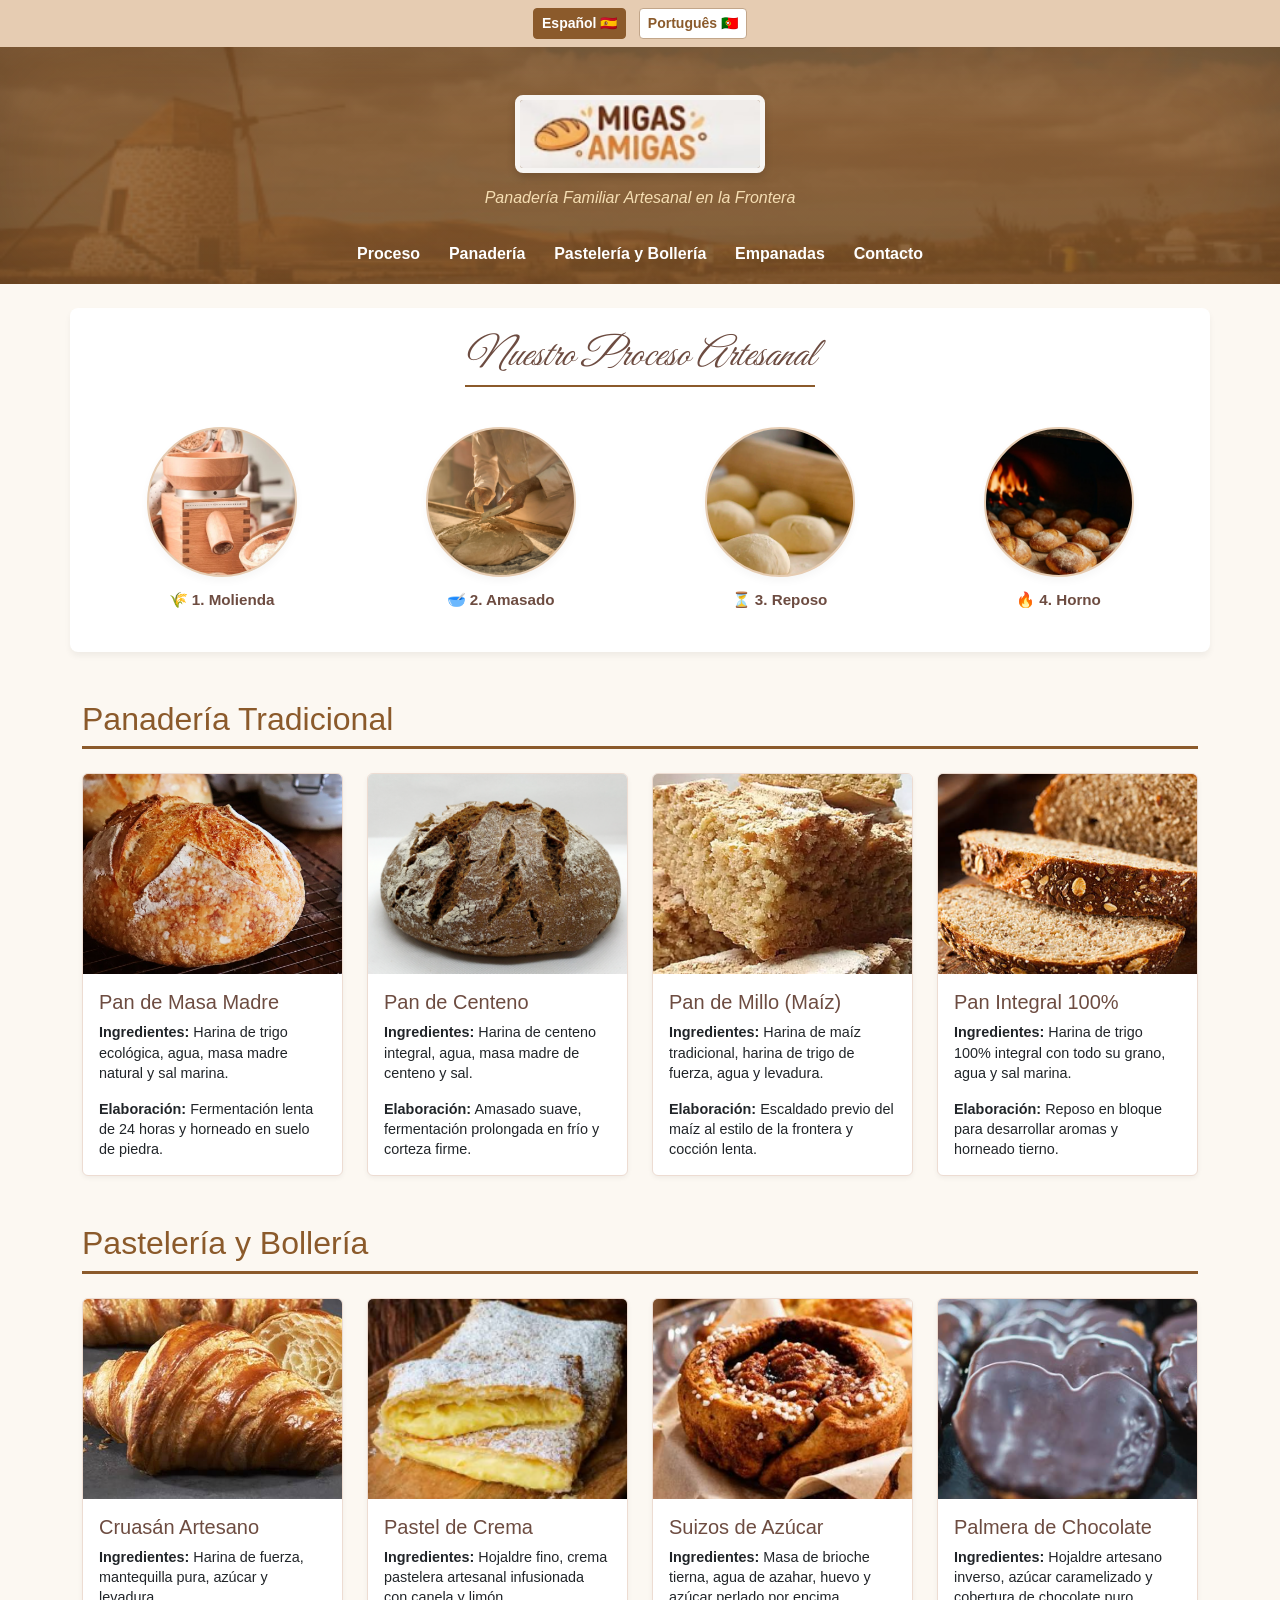
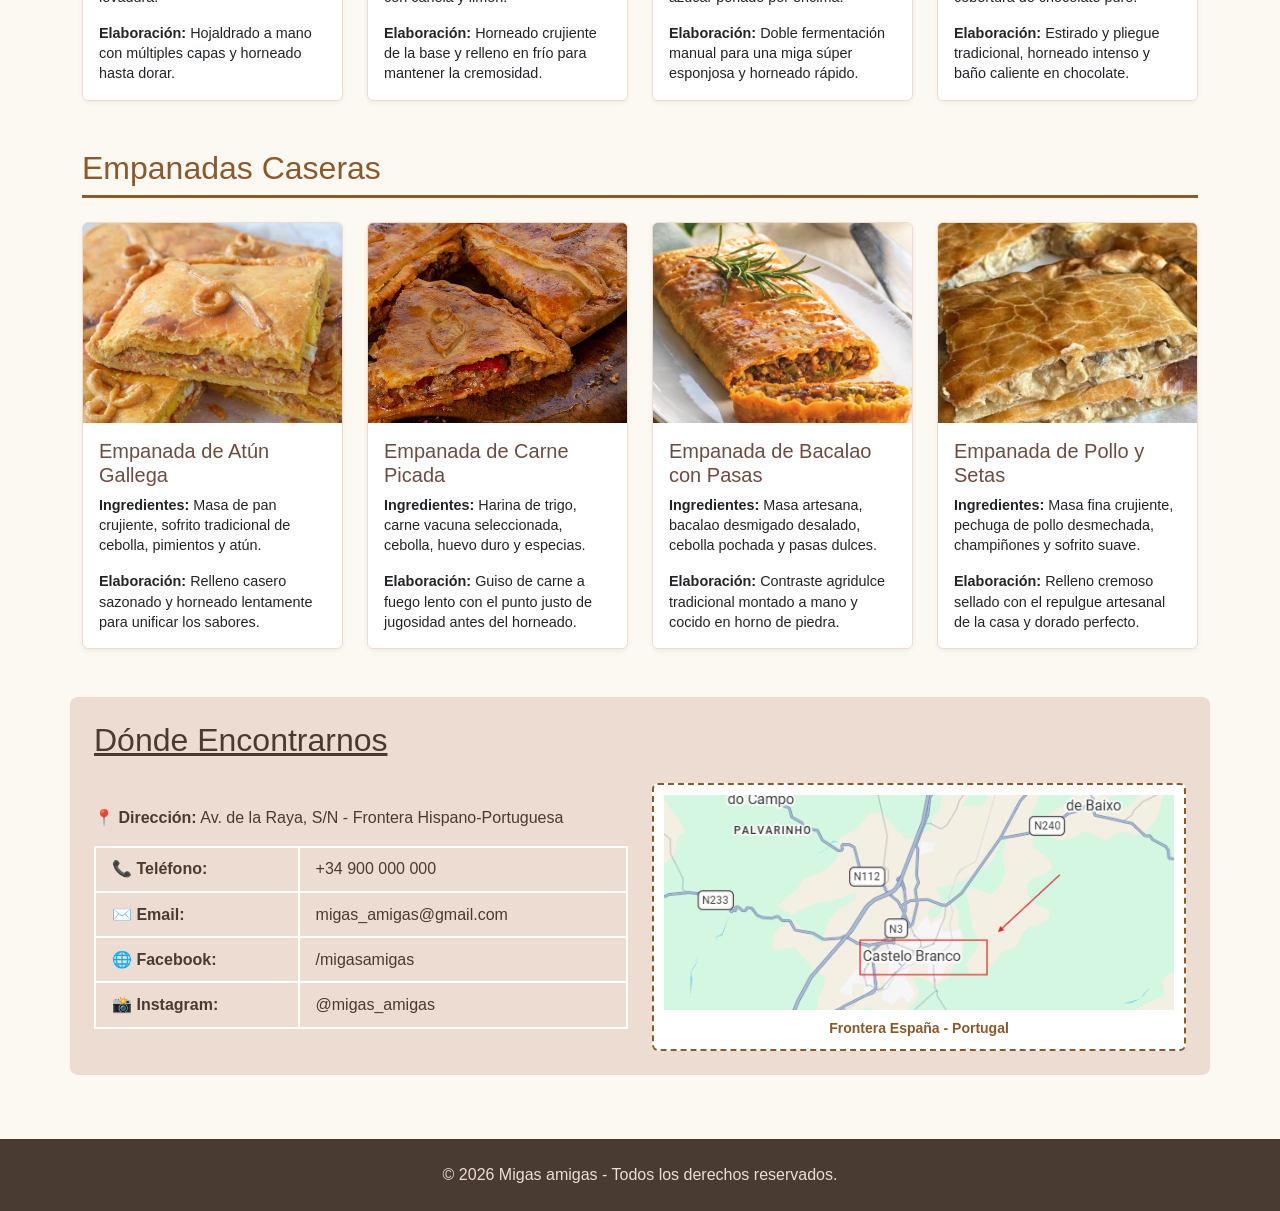
<file: PANADERIA BOOTSTRAP/index_es.html>
<!DOCTYPE html>
<html lang="es">
<head>
    <meta charset="UTF-8">
    <meta name="viewport" content="width=device-width, initial-scale=1.0">
    <title>Migas amigas - Panadería Fronteriza</title>

    <!-- Bootstrap 5 (CSS) -->
    <link href="https://cdn.jsdelivr.net/npm/bootstrap@5.3.3/dist/css/bootstrap.min.css" rel="stylesheet">
  
    <link href="https://fonts.googleapis.com/css2?family=Great+Vibes&display=swap" rel="stylesheet">
   
    <link rel="stylesheet" href="style.css">
</head>
<body>

    <!-- Selector de idiomas (enlaces a archivos separados) -->
    <div class="lang-selector text-center py-2">
        <a href="index_es.html" class="btn btn-sm btn-lang active mx-1">Español 🇪🇸</a>
        <a href="index_pt.html" class="btn btn-sm btn-lang mx-1">Português 🇵🇹</a>
    </div>

    <!-- ================= CABECERA + MENÚ ================= -->
    <header class="hero text-center text-white">
        <div class="container">
            <h1 class="m-0">
                <img src="migas.png" alt="Migas amigas" class="header-logo">
            </h1>
            <p class="tagline">Panadería Familiar Artesanal en la Frontera</p>

            <nav class="navbar navbar-expand-md navbar-dark justify-content-center" aria-label="Principal">
                <button class="navbar-toggler" type="button" data-bs-toggle="collapse" data-bs-target="#menu"
                        aria-controls="menu" aria-expanded="false" aria-label="Abrir menú">
                    <span class="navbar-toggler-icon"></span>
                </button>
                <div class="collapse navbar-collapse justify-content-center" id="menu">
                    <ul class="navbar-nav">
                        <li class="nav-item"><a class="nav-link" href="#animacion">Proceso</a></li>
                        <li class="nav-item"><a class="nav-link" href="#panaderia">Panadería</a></li>
                        <li class="nav-item"><a class="nav-link" href="#pasteleria">Pastelería y Bollería</a></li>
                        <li class="nav-item"><a class="nav-link" href="#empanadas">Empanadas</a></li>
                        <li class="nav-item"><a class="nav-link" href="#contacto">Contacto</a></li>
                    </ul>
                </div>
            </nav>
        </div>
    </header>

    <main>

        <!-- ================= PROCESO ARTESANAL ================= -->
        <section id="animacion" class="container animacion-section text-center p-4 my-4">
            <h2><em>Nuestro Proceso Artesanal</em></h2>

            <!-- 2 columnas en móvil, 4 en pantallas medianas y grandes -->
            <div class="row g-4 justify-content-center mt-2">
                <div class="col-6 col-md-3">
                    <div class="step-card step-1"></div>
                    <p class="step-text">🌾 1. Molienda</p>
                </div>
                <div class="col-6 col-md-3">
                    <div class="step-card step-2"></div>
                    <p class="step-text">🥣 2. Amasado</p>
                </div>
                <div class="col-6 col-md-3">
                    <div class="step-card step-3"></div>
                    <p class="step-text">⏳ 3. Reposo</p>
                </div>
                <div class="col-6 col-md-3">
                    <div class="step-card step-4"></div>
                    <p class="step-text">🔥 4. Horno</p>
                </div>
            </div>
        </section>

        <!-- ================= PANADERÍA (hasta 12 productos) =================
             Para añadir un producto: copia un bloque <div class="col"> ... </div>
             y cambia imagen, nombre y textos. La rejilla se reorganiza sola. -->
        <section id="panaderia" class="container my-5">
            <h2 class="titulo-seccion">Panadería Tradicional</h2>

            <div class="row row-cols-1 row-cols-sm-2 row-cols-xl-4 g-4">

                <div class="col">
                    <div class="card h-100 producto-card">
                        <img src="panmasamadre.png" class="card-img-top" alt="Pan de Masa Madre">
                        <div class="card-body">
                            <h3 class="card-title h5">Pan de Masa Madre</h3>
                            <p class="card-text"><strong>Ingredientes:</strong> Harina de trigo ecológica, agua, masa madre natural y sal marina.</p>
                            <p class="card-text"><strong>Elaboración:</strong> Fermentación lenta de 24 horas y horneado en suelo de piedra.</p>
                        </div>
                    </div>
                </div>

                <div class="col">
                    <div class="card h-100 producto-card">
                        <img src="pancenteno.png" class="card-img-top" alt="Pan de Centeno">
                        <div class="card-body">
                            <h3 class="card-title h5">Pan de Centeno</h3>
                            <p class="card-text"><strong>Ingredientes:</strong> Harina de centeno integral, agua, masa madre de centeno y sal.</p>
                            <p class="card-text"><strong>Elaboración:</strong> Amasado suave, fermentación prolongada en frío y corteza firme.</p>
                        </div>
                    </div>
                </div>

                <div class="col">
                    <div class="card h-100 producto-card">
                        <img src="panmillo.png" class="card-img-top" alt="Pan de Millo">
                        <div class="card-body">
                            <h3 class="card-title h5">Pan de Millo (Maíz)</h3>
                            <p class="card-text"><strong>Ingredientes:</strong> Harina de maíz tradicional, harina de trigo de fuerza, agua y levadura.</p>
                            <p class="card-text"><strong>Elaboración:</strong> Escaldado previo del maíz al estilo de la frontera y cocción lenta.</p>
                        </div>
                    </div>
                </div>

                <div class="col">
                    <div class="card h-100 producto-card">
                        <img src="panintegral.png" class="card-img-top" alt="Pan Integral">
                        <div class="card-body">
                            <h3 class="card-title h5">Pan Integral 100%</h3>
                            <p class="card-text"><strong>Ingredientes:</strong> Harina de trigo 100% integral con todo su grano, agua y sal marina.</p>
                            <p class="card-text"><strong>Elaboración:</strong> Reposo en bloque para desarrollar aromas y horneado tierno.</p>
                        </div>
                    </div>
                </div>

            </div>
        </section>

        <!-- ================= PASTELERÍA Y BOLLERÍA (hasta 8 productos) ================= -->
        <section id="pasteleria" class="container my-5">
            <h2 class="titulo-seccion">Pastelería y Bollería</h2>

            <div class="row row-cols-1 row-cols-sm-2 row-cols-xl-4 g-4">

                <div class="col">
                    <div class="card h-100 producto-card">
                        <img src="cruasanartesano.png" class="card-img-top" alt="Cruasán Artesano">
                        <div class="card-body">
                            <h3 class="card-title h5">Cruasán Artesano</h3>
                            <p class="card-text"><strong>Ingredientes:</strong> Harina de fuerza, mantequilla pura, azúcar y levadura.</p>
                            <p class="card-text"><strong>Elaboración:</strong> Hojaldrado a mano con múltiples capas y horneado hasta dorar.</p>
                        </div>
                    </div>
                </div>

                <div class="col">
                    <div class="card h-100 producto-card">
                        <img src="pastelcrema.png" class="card-img-top" alt="Pastel de Crema">
                        <div class="card-body">
                            <h3 class="card-title h5">Pastel de Crema</h3>
                            <p class="card-text"><strong>Ingredientes:</strong> Hojaldre fino, crema pastelera artesanal infusionada con canela y limón.</p>
                            <p class="card-text"><strong>Elaboración:</strong> Horneado crujiente de la base y relleno en frío para mantener la cremosidad.</p>
                        </div>
                    </div>
                </div>

                <div class="col">
                    <div class="card h-100 producto-card">
                        <img src="suizoazucar.png" class="card-img-top" alt="Suizo de Azúcar">
                        <div class="card-body">
                            <h3 class="card-title h5">Suizos de Azúcar</h3>
                            <p class="card-text"><strong>Ingredientes:</strong> Masa de brioche tierna, agua de azahar, huevo y azúcar perlado por encima.</p>
                            <p class="card-text"><strong>Elaboración:</strong> Doble fermentación manual para una miga súper esponjosa y horneado rápido.</p>
                        </div>
                    </div>
                </div>

                <div class="col">
                    <div class="card h-100 producto-card">
                        <img src="palamerachoco.png" class="card-img-top" alt="Palmera de Chocolate">
                        <div class="card-body">
                            <h3 class="card-title h5">Palmera de Chocolate</h3>
                            <p class="card-text"><strong>Ingredientes:</strong> Hojaldre artesano inverso, azúcar caramelizado y cobertura de chocolate puro.</p>
                            <p class="card-text"><strong>Elaboración:</strong> Estirado y pliegue tradicional, horneado intenso y baño caliente en chocolate.</p>
                        </div>
                    </div>
                </div>

            </div>
        </section>

        <!-- ================= EMPANADAS (hasta 4 productos) ================= -->
        <section id="empanadas" class="container my-5">
            <h2 class="titulo-seccion">Empanadas Caseras</h2>

            <div class="row row-cols-1 row-cols-sm-2 row-cols-xl-4 g-4">

                <div class="col">
                    <div class="card h-100 producto-card">
                        <img src="empanada.png" class="card-img-top" alt="Empanada Gallega">
                        <div class="card-body">
                            <h3 class="card-title h5">Empanada de Atún Gallega</h3>
                            <p class="card-text"><strong>Ingredientes:</strong> Masa de pan crujiente, sofrito tradicional de cebolla, pimientos y atún.</p>
                            <p class="card-text"><strong>Elaboración:</strong> Relleno casero sazonado y horneado lentamente para unificar los sabores.</p>
                        </div>
                    </div>
                </div>

                <div class="col">
                    <div class="card h-100 producto-card">
                        <img src="empacarne.png" class="card-img-top" alt="Empanada de Carne">
                        <div class="card-body">
                            <h3 class="card-title h5">Empanada de Carne Picada</h3>
                            <p class="card-text"><strong>Ingredientes:</strong> Harina de trigo, carne vacuna seleccionada, cebolla, huevo duro y especias.</p>
                            <p class="card-text"><strong>Elaboración:</strong> Guiso de carne a fuego lento con el punto justo de jugosidad antes del horneado.</p>
                        </div>
                    </div>
                </div>

                <div class="col">
                    <div class="card h-100 producto-card">
                        <img src="empabaca.png" class="card-img-top" alt="Empanada de Bacalao con Pasas">
                        <div class="card-body">
                            <h3 class="card-title h5">Empanada de Bacalao con Pasas</h3>
                            <p class="card-text"><strong>Ingredientes:</strong> Masa artesana, bacalao desmigado desalado, cebolla pochada y pasas dulces.</p>
                            <p class="card-text"><strong>Elaboración:</strong> Contraste agridulce tradicional montado a mano y cocido en horno de piedra.</p>
                        </div>
                    </div>
                </div>

                <div class="col">
                    <div class="card h-100 producto-card">
                        <img src="empapose.png" class="card-img-top" alt="Empanada de Pollo y Setas">
                        <div class="card-body">
                            <h3 class="card-title h5">Empanada de Pollo y Setas</h3>
                            <p class="card-text"><strong>Ingredientes:</strong> Masa fina crujiente, pechuga de pollo desmechada, champiñones y sofrito suave.</p>
                            <p class="card-text"><strong>Elaboración:</strong> Relleno cremoso sellado con el repulgue artesanal de la casa y dorado perfecto.</p>
                        </div>
                    </div>
                </div>

            </div>
        </section>

        <!-- ================= CONTACTO ================= -->
        <section id="contacto" class="container contacto p-4 my-5">
            <h2 class="mb-4"><u>Dónde Encontrarnos</u></h2>

            <div class="row g-4 align-items-center">

                <!-- Columna de datos: 12 columnas en móvil, 6 en pantallas medianas -->
                <div class="col-12 col-md-6">
                    <p>📍 <strong>Dirección:</strong> Av. de la Raya, S/N - Frontera Hispano-Portuguesa</p>

                    <!-- Tabla de Bootstrap -->
                    <table class="table table-bordered tabla-contacto">
                        <tbody>
                            <tr><th scope="row">📞 Teléfono:</th><td>+34 900 000 000</td></tr>
                            <tr><th scope="row">✉️ Email:</th><td>migas_amigas@gmail.com</td></tr>
                            <tr><th scope="row">🌐 Facebook:</th><td>/migasamigas</td></tr>
                            <tr><th scope="row">📸 Instagram:</th><td>@migas_amigas</td></tr>
                        </tbody>
                    </table>
                </div>

                <!-- Columna del croquis -->
                <div class="col-12 col-md-6">
                    <figure class="croquis-box m-0">
                        <img src="mapa.png" class="img-fluid" alt="Croquis de ubicación Migas amigas">
                        <figcaption class="small fw-bold mt-2">Frontera España - Portugal</figcaption>
                    </figure>
                </div>

            </div>
        </section>

    </main>

    <footer class="pie text-center p-4">
        <p class="m-0">&copy; 2026 Migas amigas - Todos los derechos reservados.</p>
    </footer>

    <!-- Bootstrap 5 (JS): necesario para el botón del menú en móvil -->
    <script src="https://cdn.jsdelivr.net/npm/bootstrap@5.3.3/dist/js/bootstrap.bundle.min.js"></script>
</body>
</html>
</file>
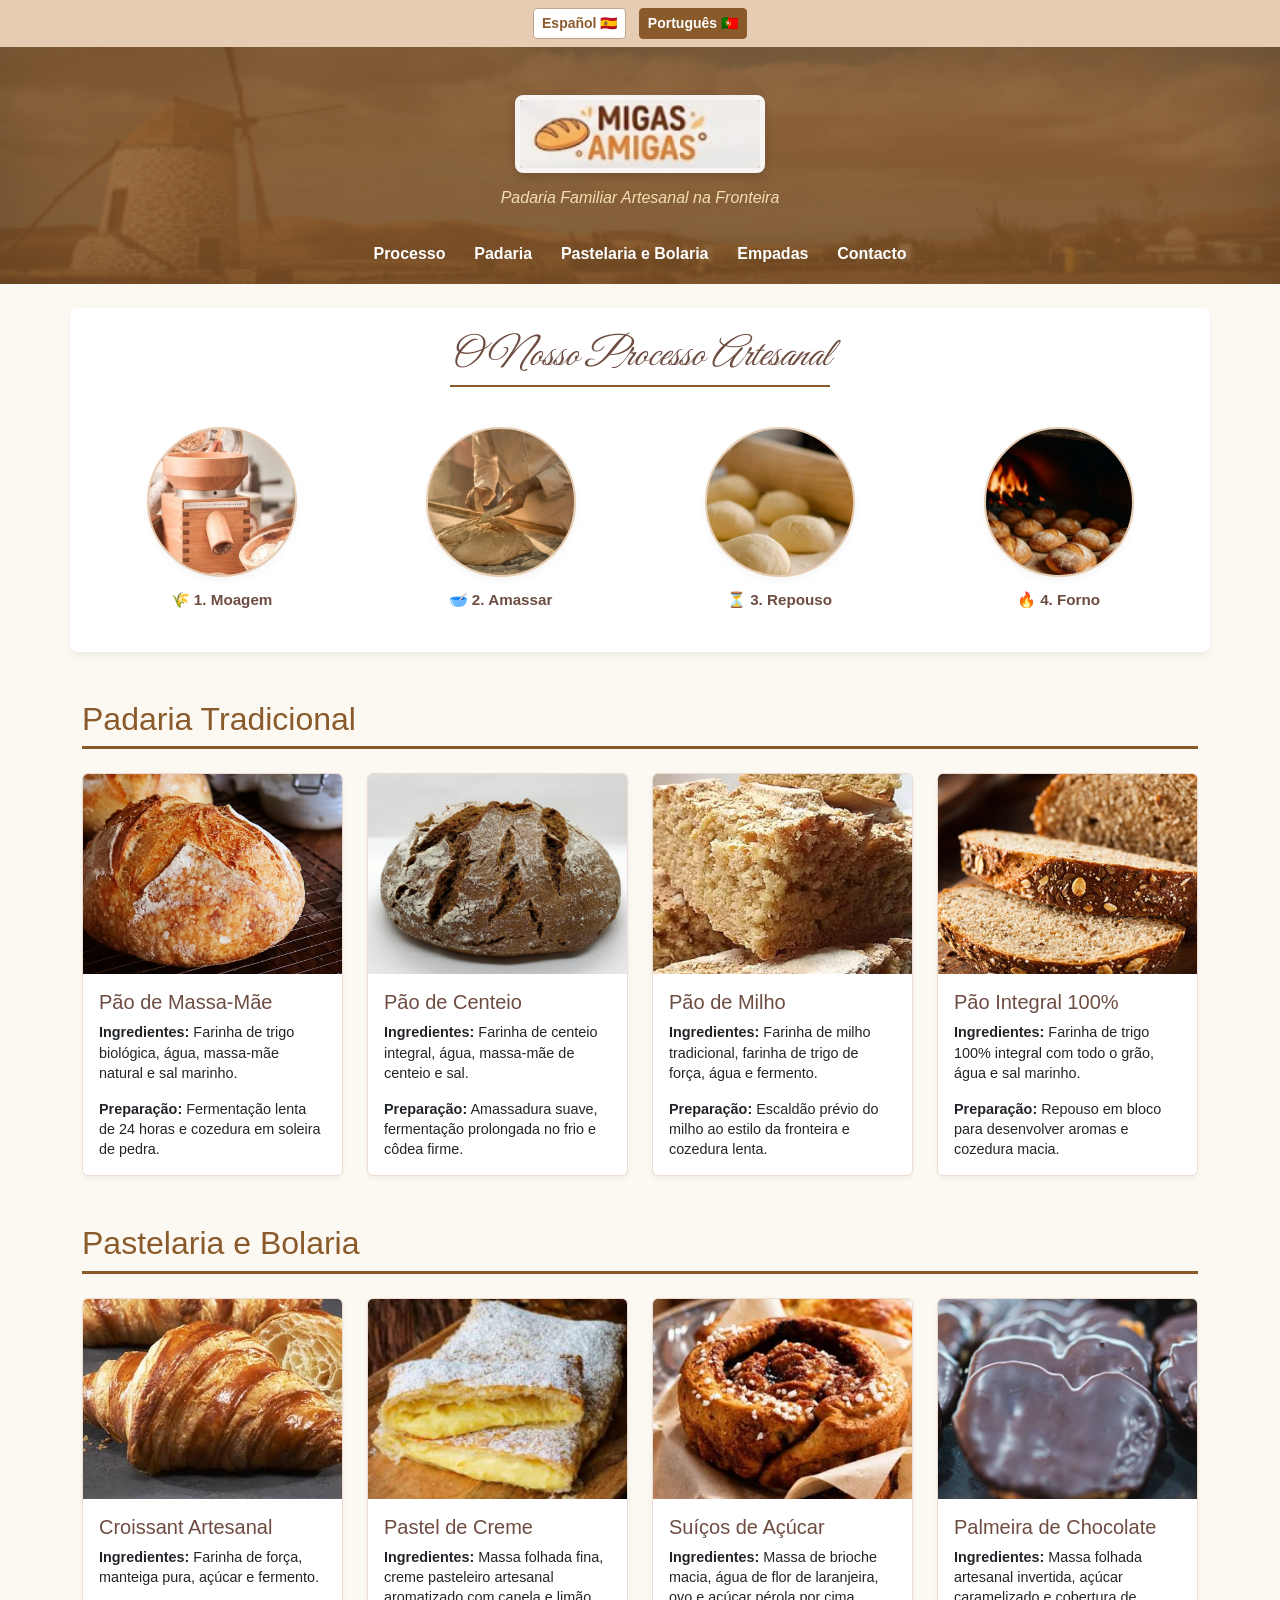
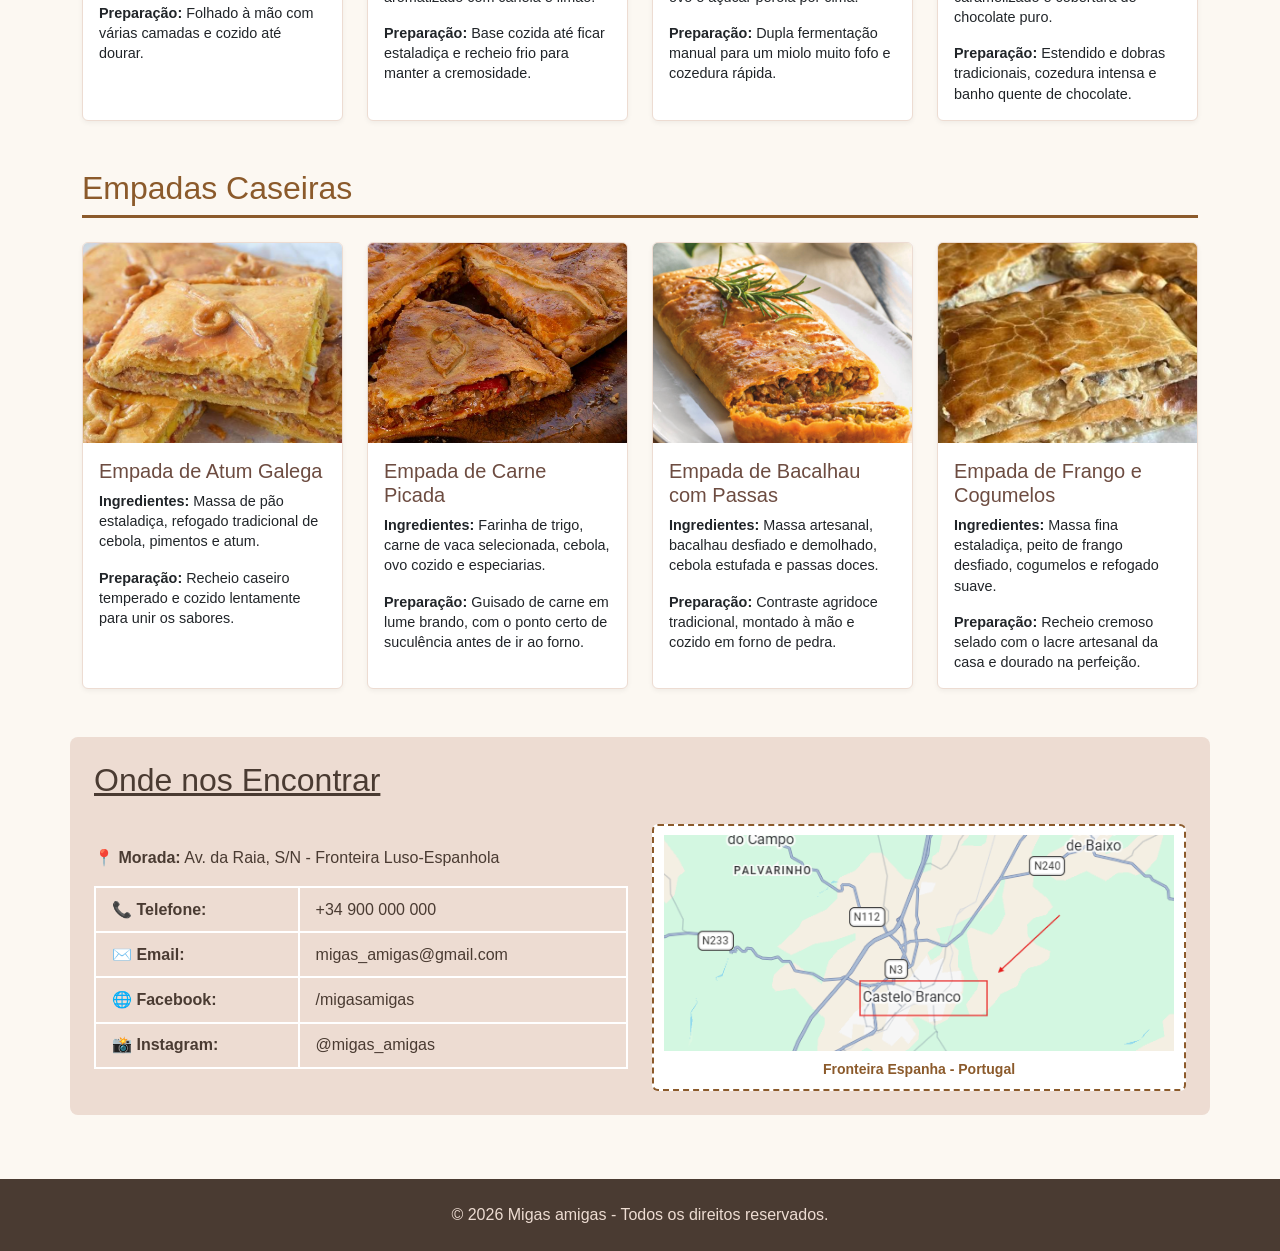
<file: PANADERIA BOOTSTRAP/index_pt.html>
<!DOCTYPE html>
<html lang="pt">
<head>
    <meta charset="UTF-8">
    <meta name="viewport" content="width=device-width, initial-scale=1.0">
    <title>Migas amigas - Padaria Fronteiriça</title>

    <!-- Bootstrap 5 (CSS) -->
    <link href="https://cdn.jsdelivr.net/npm/bootstrap@5.3.3/dist/css/bootstrap.min.css" rel="stylesheet">
    <link href="https://fonts.googleapis.com/css2?family=Great+Vibes&display=swap" rel="stylesheet">
    <link rel="stylesheet" href="style.css">
</head>
<body>

    <!-- Seletor de idiomas -->
    <div class="lang-selector text-center py-2">
        <a href="index_es.html" class="btn btn-sm btn-lang mx-1">Español 🇪🇸</a>
        <a href="index_pt.html" class="btn btn-sm btn-lang active mx-1">Português 🇵🇹</a>
    </div>

    <!-- ================= CABEÇALHO + MENU ================= -->
    <header class="hero text-center text-white">
        <div class="container">
            <h1 class="m-0">
                <img src="migas.png" alt="Migas amigas" class="header-logo">
            </h1>
            <p class="tagline">Padaria Familiar Artesanal na Fronteira</p>

            <nav class="navbar navbar-expand-md navbar-dark justify-content-center" aria-label="Principal">
                <button class="navbar-toggler" type="button" data-bs-toggle="collapse" data-bs-target="#menu"
                        aria-controls="menu" aria-expanded="false" aria-label="Abrir menu">
                    <span class="navbar-toggler-icon"></span>
                </button>
                <div class="collapse navbar-collapse justify-content-center" id="menu">
                    <ul class="navbar-nav">
                        <li class="nav-item"><a class="nav-link" href="#animacion">Processo</a></li>
                        <li class="nav-item"><a class="nav-link" href="#panaderia">Padaria</a></li>
                        <li class="nav-item"><a class="nav-link" href="#pasteleria">Pastelaria e Bolaria</a></li>
                        <li class="nav-item"><a class="nav-link" href="#empanadas">Empadas</a></li>
                        <li class="nav-item"><a class="nav-link" href="#contacto">Contacto</a></li>
                    </ul>
                </div>
            </nav>
        </div>
    </header>

    <main>

        <!-- ================= PROCESSO ARTESANAL ================= -->
        <section id="animacion" class="container animacion-section text-center p-4 my-4">
            <h2><em>O Nosso Processo Artesanal</em></h2>

            <div class="row g-4 justify-content-center mt-2">
                <div class="col-6 col-md-3">
                    <div class="step-card step-1"></div>
                    <p class="step-text">🌾 1. Moagem</p>
                </div>
                <div class="col-6 col-md-3">
                    <div class="step-card step-2"></div>
                    <p class="step-text">🥣 2. Amassar</p>
                </div>
                <div class="col-6 col-md-3">
                    <div class="step-card step-3"></div>
                    <p class="step-text">⏳ 3. Repouso</p>
                </div>
                <div class="col-6 col-md-3">
                    <div class="step-card step-4"></div>
                    <p class="step-text">🔥 4. Forno</p>
                </div>
            </div>
        </section>

        <!-- ================= PADARIA (até 12 produtos) ================= -->
        <section id="panaderia" class="container my-5">
            <h2 class="titulo-seccion">Padaria Tradicional</h2>

            <div class="row row-cols-1 row-cols-sm-2 row-cols-xl-4 g-4">

                <div class="col">
                    <div class="card h-100 producto-card">
                        <img src="panmasamadre.png" class="card-img-top" alt="Pão de Massa-Mãe">
                        <div class="card-body">
                            <h3 class="card-title h5">Pão de Massa-Mãe</h3>
                            <p class="card-text"><strong>Ingredientes:</strong> Farinha de trigo biológica, água, massa-mãe natural e sal marinho.</p>
                            <p class="card-text"><strong>Preparação:</strong> Fermentação lenta de 24 horas e cozedura em soleira de pedra.</p>
                        </div>
                    </div>
                </div>

                <div class="col">
                    <div class="card h-100 producto-card">
                        <img src="pancenteno.png" class="card-img-top" alt="Pão de Centeio">
                        <div class="card-body">
                            <h3 class="card-title h5">Pão de Centeio</h3>
                            <p class="card-text"><strong>Ingredientes:</strong> Farinha de centeio integral, água, massa-mãe de centeio e sal.</p>
                            <p class="card-text"><strong>Preparação:</strong> Amassadura suave, fermentação prolongada no frio e côdea firme.</p>
                        </div>
                    </div>
                </div>

                <div class="col">
                    <div class="card h-100 producto-card">
                        <img src="panmillo.png" class="card-img-top" alt="Pão de Milho">
                        <div class="card-body">
                            <h3 class="card-title h5">Pão de Milho</h3>
                            <p class="card-text"><strong>Ingredientes:</strong> Farinha de milho tradicional, farinha de trigo de força, água e fermento.</p>
                            <p class="card-text"><strong>Preparação:</strong> Escaldão prévio do milho ao estilo da fronteira e cozedura lenta.</p>
                        </div>
                    </div>
                </div>

                <div class="col">
                    <div class="card h-100 producto-card">
                        <img src="panintegral.png" class="card-img-top" alt="Pão Integral">
                        <div class="card-body">
                            <h3 class="card-title h5">Pão Integral 100%</h3>
                            <p class="card-text"><strong>Ingredientes:</strong> Farinha de trigo 100% integral com todo o grão, água e sal marinho.</p>
                            <p class="card-text"><strong>Preparação:</strong> Repouso em bloco para desenvolver aromas e cozedura macia.</p>
                        </div>
                    </div>
                </div>

            </div>
        </section>

        <!-- ================= PASTELARIA E BOLARIA (até 8 produtos) ================= -->
        <section id="pasteleria" class="container my-5">
            <h2 class="titulo-seccion">Pastelaria e Bolaria</h2>

            <div class="row row-cols-1 row-cols-sm-2 row-cols-xl-4 g-4">

                <div class="col">
                    <div class="card h-100 producto-card">
                        <img src="cruasanartesano.png" class="card-img-top" alt="Croissant Artesanal">
                        <div class="card-body">
                            <h3 class="card-title h5">Croissant Artesanal</h3>
                            <p class="card-text"><strong>Ingredientes:</strong> Farinha de força, manteiga pura, açúcar e fermento.</p>
                            <p class="card-text"><strong>Preparação:</strong> Folhado à mão com várias camadas e cozido até dourar.</p>
                        </div>
                    </div>
                </div>

                <div class="col">
                    <div class="card h-100 producto-card">
                        <img src="pastelcrema.png" class="card-img-top" alt="Pastel de Creme">
                        <div class="card-body">
                            <h3 class="card-title h5">Pastel de Creme</h3>
                            <p class="card-text"><strong>Ingredientes:</strong> Massa folhada fina, creme pasteleiro artesanal aromatizado com canela e limão.</p>
                            <p class="card-text"><strong>Preparação:</strong> Base cozida até ficar estaladiça e recheio frio para manter a cremosidade.</p>
                        </div>
                    </div>
                </div>

                <div class="col">
                    <div class="card h-100 producto-card">
                        <img src="suizoazucar.png" class="card-img-top" alt="Suíço de Açúcar">
                        <div class="card-body">
                            <h3 class="card-title h5">Suíços de Açúcar</h3>
                            <p class="card-text"><strong>Ingredientes:</strong> Massa de brioche macia, água de flor de laranjeira, ovo e açúcar pérola por cima.</p>
                            <p class="card-text"><strong>Preparação:</strong> Dupla fermentação manual para um miolo muito fofo e cozedura rápida.</p>
                        </div>
                    </div>
                </div>

                <div class="col">
                    <div class="card h-100 producto-card">
                        <img src="palamerachoco.png" class="card-img-top" alt="Palmeira de Chocolate">
                        <div class="card-body">
                            <h3 class="card-title h5">Palmeira de Chocolate</h3>
                            <p class="card-text"><strong>Ingredientes:</strong> Massa folhada artesanal invertida, açúcar caramelizado e cobertura de chocolate puro.</p>
                            <p class="card-text"><strong>Preparação:</strong> Estendido e dobras tradicionais, cozedura intensa e banho quente de chocolate.</p>
                        </div>
                    </div>
                </div>

            </div>
        </section>

        <!-- ================= EMPADAS (até 4 produtos) ================= -->
        <section id="empanadas" class="container my-5">
            <h2 class="titulo-seccion">Empadas Caseiras</h2>

            <div class="row row-cols-1 row-cols-sm-2 row-cols-xl-4 g-4">

                <div class="col">
                    <div class="card h-100 producto-card">
                        <img src="empanada.png" class="card-img-top" alt="Empada Galega">
                        <div class="card-body">
                            <h3 class="card-title h5">Empada de Atum Galega</h3>
                            <p class="card-text"><strong>Ingredientes:</strong> Massa de pão estaladiça, refogado tradicional de cebola, pimentos e atum.</p>
                            <p class="card-text"><strong>Preparação:</strong> Recheio caseiro temperado e cozido lentamente para unir os sabores.</p>
                        </div>
                    </div>
                </div>

                <div class="col">
                    <div class="card h-100 producto-card">
                        <img src="empacarne.png" class="card-img-top" alt="Empada de Carne">
                        <div class="card-body">
                            <h3 class="card-title h5">Empada de Carne Picada</h3>
                            <p class="card-text"><strong>Ingredientes:</strong> Farinha de trigo, carne de vaca selecionada, cebola, ovo cozido e especiarias.</p>
                            <p class="card-text"><strong>Preparação:</strong> Guisado de carne em lume brando, com o ponto certo de suculência antes de ir ao forno.</p>
                        </div>
                    </div>
                </div>

                <div class="col">
                    <div class="card h-100 producto-card">
                        <img src="empabaca.png" class="card-img-top" alt="Empada de Bacalhau com Passas">
                        <div class="card-body">
                            <h3 class="card-title h5">Empada de Bacalhau com Passas</h3>
                            <p class="card-text"><strong>Ingredientes:</strong> Massa artesanal, bacalhau desfiado e demolhado, cebola estufada e passas doces.</p>
                            <p class="card-text"><strong>Preparação:</strong> Contraste agridoce tradicional, montado à mão e cozido em forno de pedra.</p>
                        </div>
                    </div>
                </div>

                <div class="col">
                    <div class="card h-100 producto-card">
                        <img src="empapose.png" class="card-img-top" alt="Empada de Frango e Cogumelos">
                        <div class="card-body">
                            <h3 class="card-title h5">Empada de Frango e Cogumelos</h3>
                            <p class="card-text"><strong>Ingredientes:</strong> Massa fina estaladiça, peito de frango desfiado, cogumelos e refogado suave.</p>
                            <p class="card-text"><strong>Preparação:</strong> Recheio cremoso selado com o lacre artesanal da casa e dourado na perfeição.</p>
                        </div>
                    </div>
                </div>

            </div>
        </section>

        <!-- ================= CONTACTO ================= -->
        <section id="contacto" class="container contacto p-4 my-5">
            <h2 class="mb-4"><u>Onde nos Encontrar</u></h2>

            <div class="row g-4 align-items-center">

                <div class="col-12 col-md-6">
                    <p>📍 <strong>Morada:</strong> Av. da Raia, S/N - Fronteira Luso-Espanhola</p>

                    <table class="table table-bordered tabla-contacto">
                        <tbody>
                            <tr><th scope="row">📞 Telefone:</th><td>+34 900 000 000</td></tr>
                            <tr><th scope="row">✉️ Email:</th><td>migas_amigas@gmail.com</td></tr>
                            <tr><th scope="row">🌐 Facebook:</th><td>/migasamigas</td></tr>
                            <tr><th scope="row">📸 Instagram:</th><td>@migas_amigas</td></tr>
                        </tbody>
                    </table>
                </div>

                <div class="col-12 col-md-6">
                    <figure class="croquis-box m-0">
                        <img src="mapa.png" class="img-fluid" alt="Esboço de localização Migas amigas">
                        <figcaption class="small fw-bold mt-2">Fronteira Espanha - Portugal</figcaption>
                    </figure>
                </div>

            </div>
        </section>

    </main>

    <footer class="pie text-center p-4">
        <p class="m-0">&copy; 2026 Migas amigas - Todos os direitos reservados.</p>
    </footer>

    <script src="https://cdn.jsdelivr.net/npm/bootstrap@5.3.3/dist/js/bootstrap.bundle.min.js"></script>
</body>
</html>
</file>
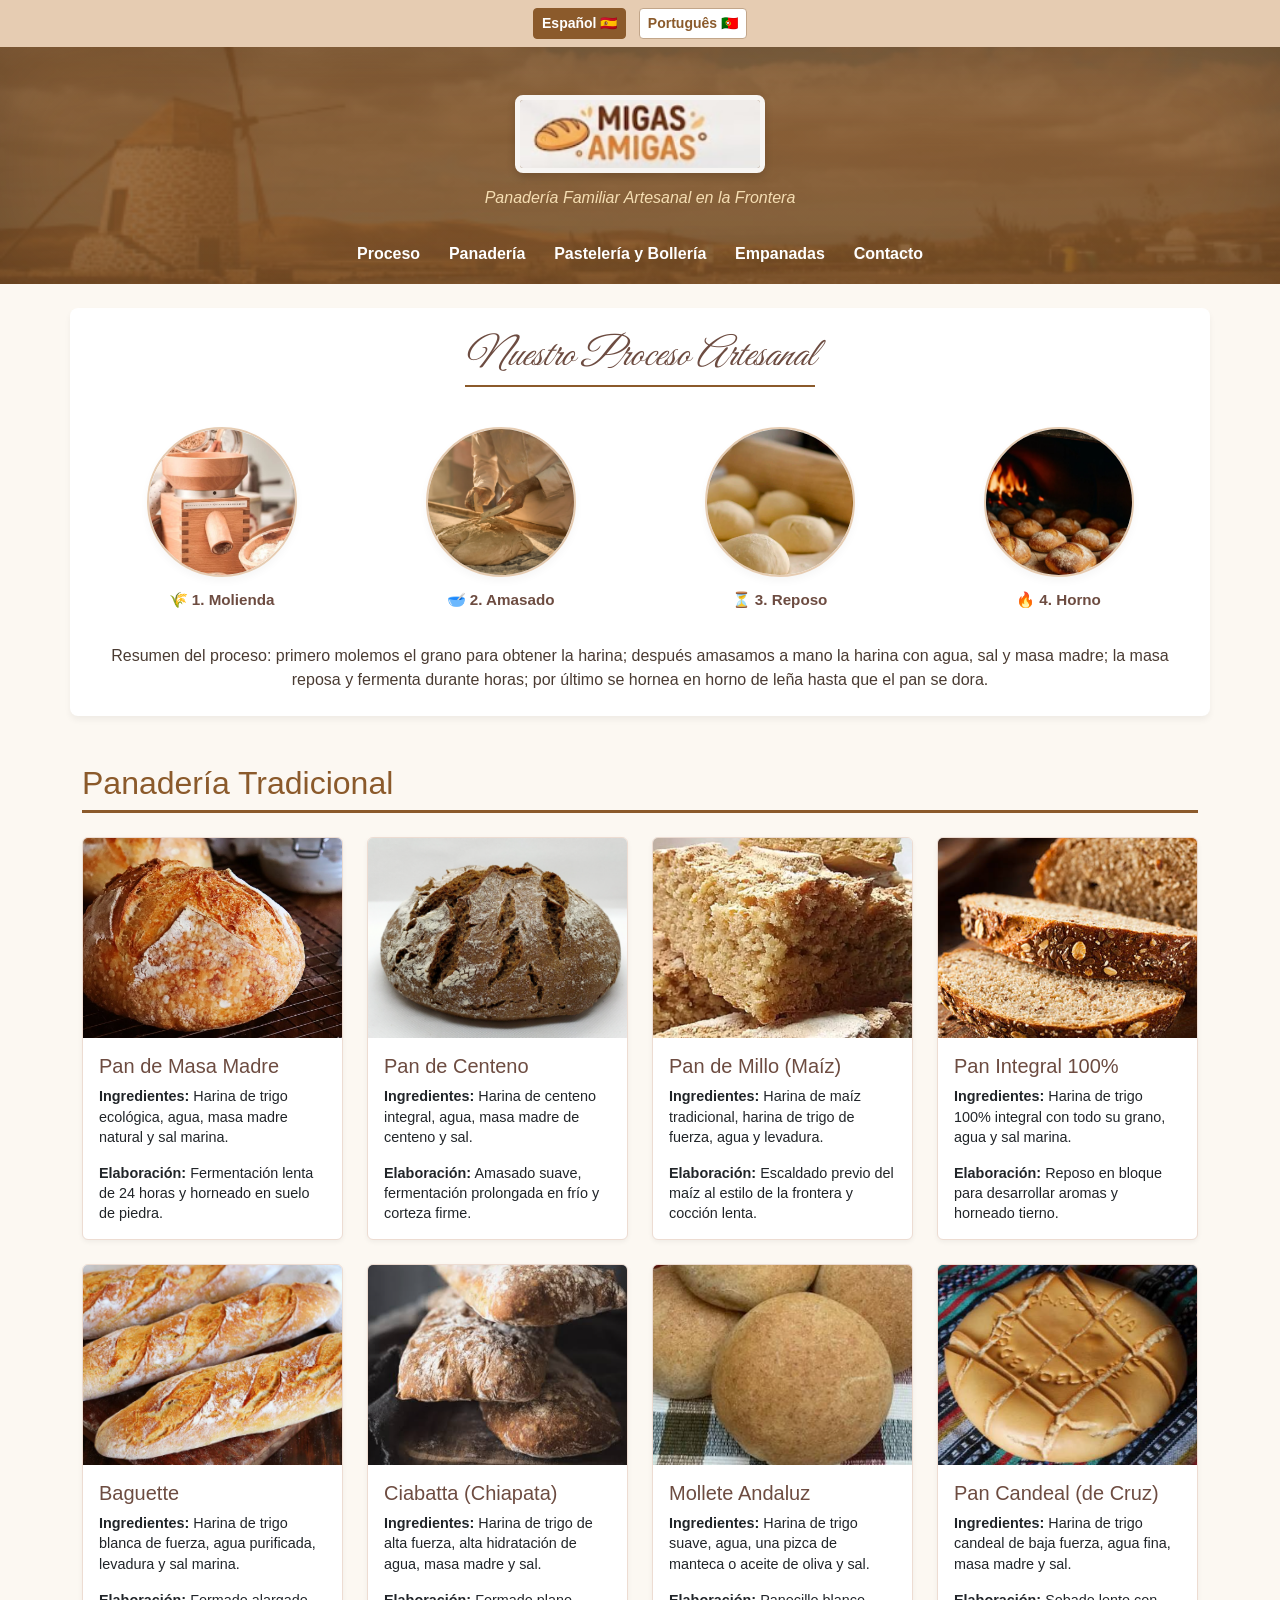
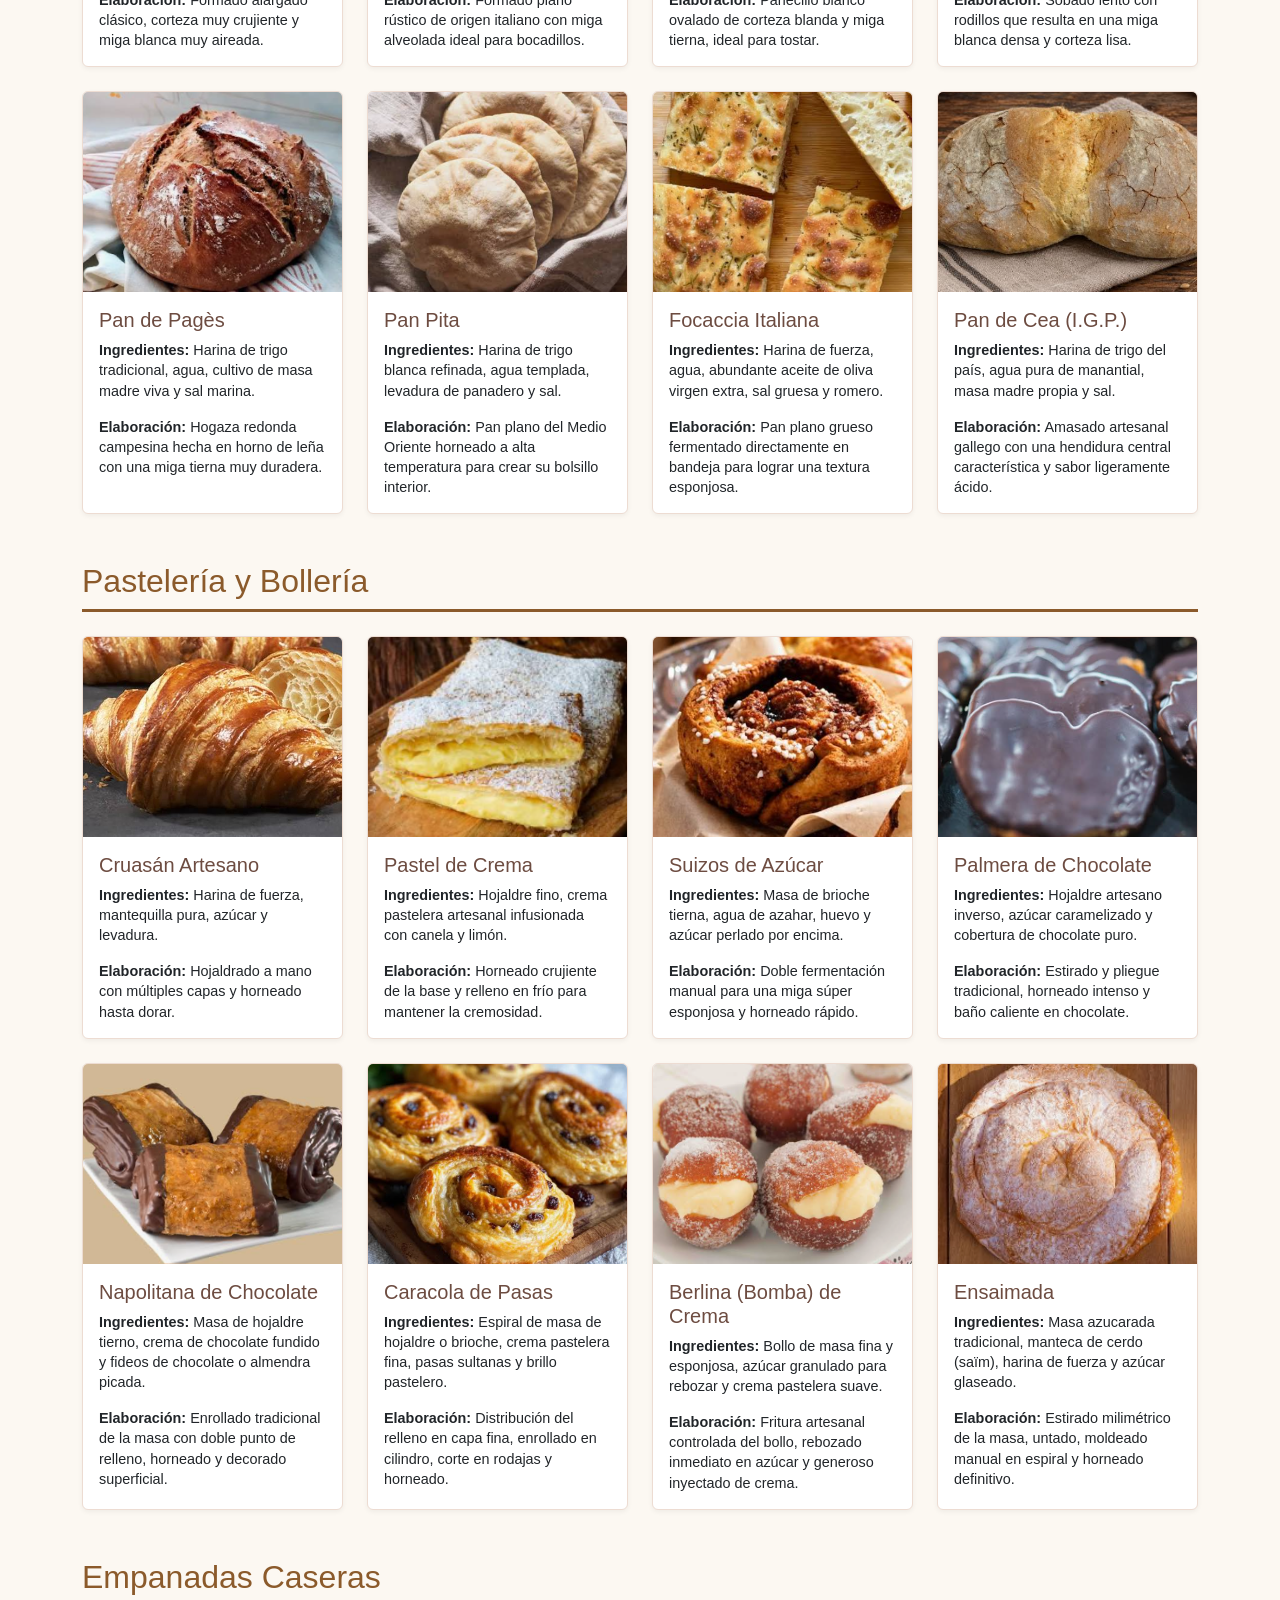
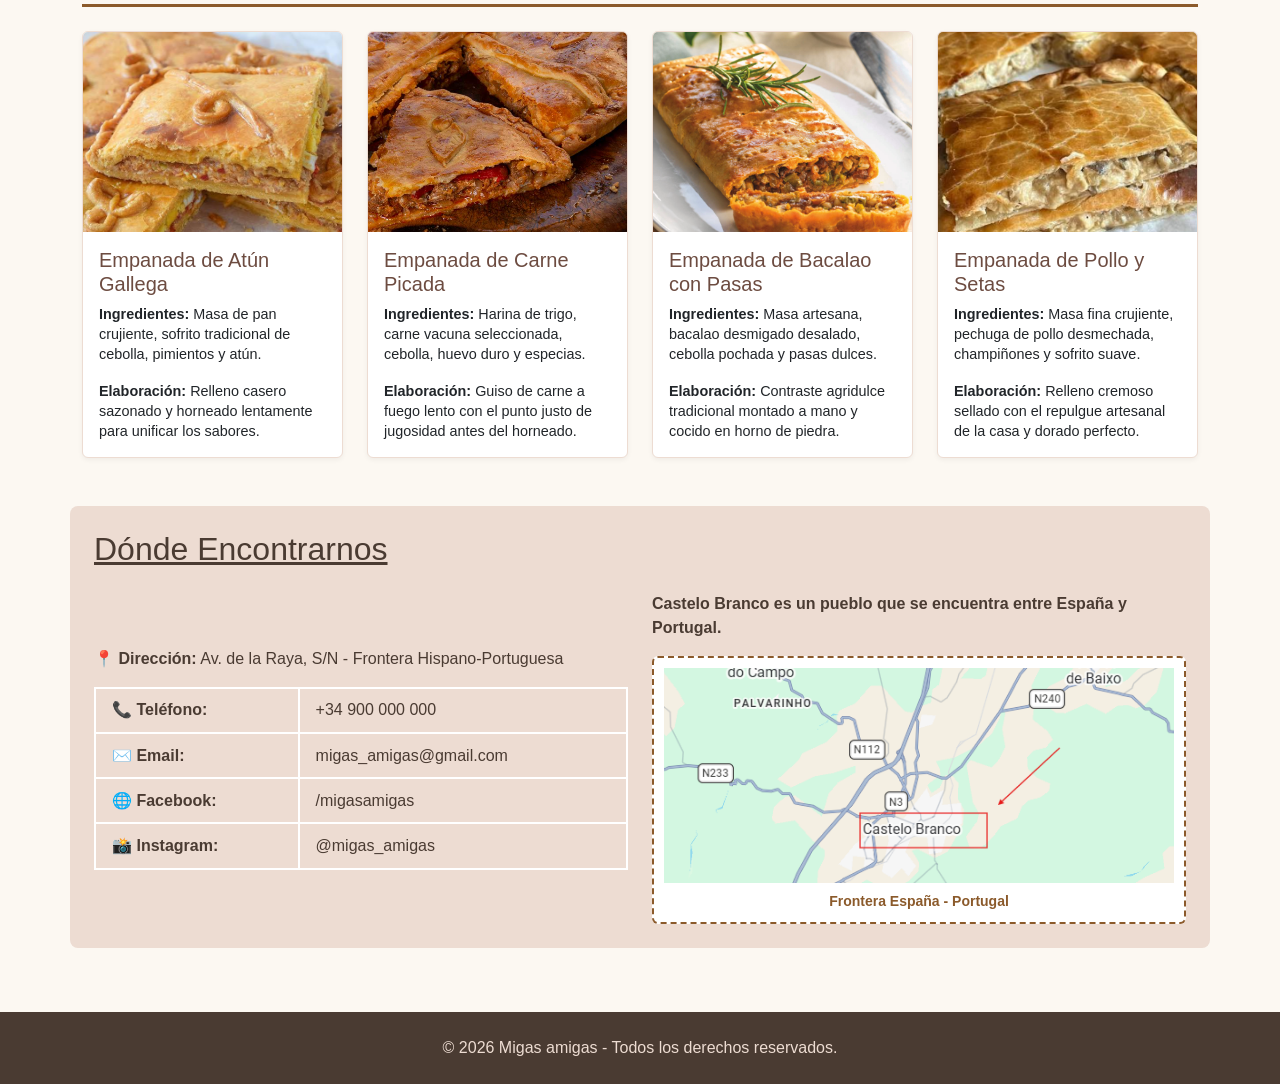
<file: UT2_01_Actividad_ Panaderia_ Migasamigas/index_es.html>
<!DOCTYPE html>
<html lang="es">
<head>
    <meta charset="UTF-8">
    <meta name="viewport" content="width=device-width, initial-scale=1.0">
    <title>Migas amigas - Panadería Fronteriza</title>

    <!-- Bootstrap 5 (CSS) -->
    <link href="https://cdn.jsdelivr.net/npm/bootstrap@5.3.3/dist/css/bootstrap.min.css" rel="stylesheet">
  
    <link href="https://fonts.googleapis.com/css2?family=Great+Vibes&display=swap" rel="stylesheet">
   
    <link rel="stylesheet" href="style.css">
</head>
<body>

    <!-- Selector de idiomas (enlaces a archivos separados) -->
    <div class="lang-selector text-center py-2">
        <a href="index_es.html" lang="es" class="btn btn-sm btn-lang active mx-1">Español <span aria-hidden="true">🇪🇸</span></a>
        <a href="index_pt.html" lang="pt" class="btn btn-sm btn-lang mx-1">Português <span aria-hidden="true">🇵🇹</span></a>
    </div>

    <!-- ================= CABECERA + MENÚ ================= -->
    <header class="hero text-center text-white">
        <div class="container">
            <h1 class="m-0">
                <img src="migas.png" alt="Migas amigas" class="header-logo">
            </h1>
            <p class="tagline">Panadería Familiar Artesanal en la Frontera</p>

            <nav class="navbar navbar-expand-md navbar-dark justify-content-center" aria-label="Principal">
                <button class="navbar-toggler" type="button" data-bs-toggle="collapse" data-bs-target="#menu"
                        aria-controls="menu" aria-expanded="false" aria-label="Abrir menú">
                    <span class="navbar-toggler-icon"></span>
                </button>
                <div class="collapse navbar-collapse justify-content-center" id="menu">
                    <ul class="navbar-nav">
                        <li class="nav-item"><a class="nav-link" href="#animacion">Proceso</a></li>
                        <li class="nav-item"><a class="nav-link" href="#panaderia">Panadería</a></li>
                        <li class="nav-item"><a class="nav-link" href="#pasteleria">Pastelería y Bollería</a></li>
                        <li class="nav-item"><a class="nav-link" href="#empanadas">Empanadas</a></li>
                        <li class="nav-item"><a class="nav-link" href="#contacto">Contacto</a></li>
                    </ul>
                </div>
            </nav>
        </div>
    </header>

    <main>

        <!-- ================= PROCESO ARTESANAL ================= -->
        <section id="animacion" class="container animacion-section text-center p-4 my-4">
            <h2><em>Nuestro Proceso Artesanal</em></h2>

            <!-- 2 columnas en móvil, 4 en pantallas medianas y grandes -->
            <div class="row g-4 justify-content-center mt-2">
                <div class="col-6 col-md-3">
                    <img src="molienda.png" class="step-card" alt="Molino de piedra moliendo el grano">
                    <p class="step-text"><span aria-hidden="true">🌾</span> 1. Molienda</p>
                </div>
                <div class="col-6 col-md-3">
                    <img src="amasado.png" class="step-card" alt="Panadero amasando a mano sobre la mesa">
                    <p class="step-text"><span aria-hidden="true">🥣</span> 2. Amasado</p>
                </div>
                <div class="col-6 col-md-3">
                    <img src="reposo.png" class="step-card" alt="Bolitas de masa reposando junto a un rodillo">
                    <p class="step-text"><span aria-hidden="true">⏳</span> 3. Reposo</p>
                </div>
                <div class="col-6 col-md-3">
                    <img src="hornoleña.png" class="step-card" alt="Panecillos dorándose en un horno de leña">
                    <p class="step-text"><span aria-hidden="true">🔥</span> 4. Horno</p>
                </div>
            </div>

            <p class="mt-3 mb-0">Resumen del proceso: primero molemos el grano para obtener la harina; después amasamos a mano la harina con agua, sal y masa madre; la masa reposa y fermenta durante horas; por último se hornea en horno de leña hasta que el pan se dora.</p>
        </section>

        <!-- ================= PANADERÍA (hasta 12 productos) =================
             Para añadir un producto: copia un bloque <div class="col"> ... </div>
             y cambia imagen, nombre y textos. La rejilla se reorganiza sola. -->
        <section id="panaderia" class="container my-5">
            <h2 class="titulo-seccion">Panadería Tradicional</h2>

            <div class="row row-cols-1 row-cols-sm-2 row-cols-xl-4 g-4">

                <div class="col">
                    <div class="card h-100 producto-card">
                        <img src="panmasamadre.png" class="card-img-top" alt="Hogaza redonda de pan de masa madre">
                        <div class="card-body">
                            <h3 class="card-title h5">Pan de Masa Madre</h3>
                            <p class="card-text"><strong>Ingredientes:</strong> Harina de trigo ecológica, agua, masa madre natural y sal marina.</p>
                            <p class="card-text"><strong>Elaboración:</strong> Fermentación lenta de 24 horas y horneado en suelo de piedra.</p>
                        </div>
                    </div>
                </div>

                <div class="col">
                    <div class="card h-100 producto-card">
                        <img src="pancenteno.png" class="card-img-top" alt="Pan de centeno redondo de corteza oscura">
                        <div class="card-body">
                            <h3 class="card-title h5">Pan de Centeno</h3>
                            <p class="card-text"><strong>Ingredientes:</strong> Harina de centeno integral, agua, masa madre de centeno y sal.</p>
                            <p class="card-text"><strong>Elaboración:</strong> Amasado suave, fermentación prolongada en frío y corteza firme.</p>
                        </div>
                    </div>
                </div>

                <div class="col">
                    <div class="card h-100 producto-card">
                        <img src="panmillo.png" class="card-img-top" alt="Trozo de pan de millo de miga gruesa">
                        <div class="card-body">
                            <h3 class="card-title h5">Pan de Millo (Maíz)</h3>
                            <p class="card-text"><strong>Ingredientes:</strong> Harina de maíz tradicional, harina de trigo de fuerza, agua y levadura.</p>
                            <p class="card-text"><strong>Elaboración:</strong> Escaldado previo del maíz al estilo de la frontera y cocción lenta.</p>
                        </div>
                    </div>
                </div>

                <div class="col">
                    <div class="card h-100 producto-card">
                        <img src="panintegral.png" class="card-img-top" alt="Rebanadas de pan integral con semillas">
                        <div class="card-body">
                            <h3 class="card-title h5">Pan Integral 100%</h3>
                            <p class="card-text"><strong>Ingredientes:</strong> Harina de trigo 100% integral con todo su grano, agua y sal marina.</p>
                            <p class="card-text"><strong>Elaboración:</strong> Reposo en bloque para desarrollar aromas y horneado tierno.</p>
                        </div>
                    </div>
                </div>

                <!-- 5. Baguette -->
                <div class="col">
                    <div class="card h-100 producto-card">
                        <img src="baguette.png" class="card-img-top" alt="Tres baguettes de corteza dorada">
                        <div class="card-body">
                            <h3 class="card-title h5">Baguette</h3>
                            <p class="card-text"><strong>Ingredientes:</strong> Harina de trigo blanca de fuerza, agua purificada, levadura y sal marina.</p>
                            <p class="card-text"><strong>Elaboración:</strong> Formado alargado clásico, corteza muy crujiente y miga blanca muy aireada.</p>
                        </div>
                    </div>
                </div>

                <!-- 6. Ciabatta -->
                <div class="col">
                    <div class="card h-100 producto-card">
                        <img src="chapata.png" class="card-img-top" alt="Varias chapatas rústicas apiladas">
                        <div class="card-body">
                            <h3 class="card-title h5">Ciabatta (Chiapata)</h3>
                            <p class="card-text"><strong>Ingredientes:</strong> Harina de trigo de alta fuerza, alta hidratación de agua, masa madre y sal.</p>
                            <p class="card-text"><strong>Elaboración:</strong> Formado plano rústico de origen italiano con miga alveolada ideal para bocadillos.</p>
                        </div>
                    </div>
                </div>

                <!-- 7. Mollete -->
                <div class="col">
                    <div class="card h-100 producto-card">
                        <img src="mollete.png" class="card-img-top" alt="Molletes redondos de corteza blanda">
                        <div class="card-body">
                            <h3 class="card-title h5">Mollete Andaluz</h3>
                            <p class="card-text"><strong>Ingredientes:</strong> Harina de trigo suave, agua, una pizca de manteca o aceite de oliva y sal.</p>
                            <p class="card-text"><strong>Elaboración:</strong> Panecillo blanco ovalado de corteza blanda y miga tierna, ideal para tostar.</p>
                        </div>
                    </div>
                </div>

                <!-- 8. Pan Candeal -->
                <div class="col">
                    <div class="card h-100 producto-card">
                        <img src="candeal.png" class="card-img-top" alt="Pan candeal redondo con cortes en cruz">
                        <div class="card-body">
                            <h3 class="card-title h5">Pan Candeal (de Cruz)</h3>
                            <p class="card-text"><strong>Ingredientes:</strong> Harina de trigo candeal de baja fuerza, agua fina, masa madre y sal.</p>
                            <p class="card-text"><strong>Elaboración:</strong> Sobado lento con rodillos que resulta en una miga blanca densa y corteza lisa.</p>
                        </div>
                    </div>
                </div>

                <!-- 9. Pan de Pagès -->
                <div class="col">
                    <div class="card h-100 producto-card">
                        <img src="pages.png" class="card-img-top" alt="Hogaza redonda de pan de Pagès">
                        <div class="card-body">
                            <h3 class="card-title h5">Pan de Pagès</h3>
                            <p class="card-text"><strong>Ingredientes:</strong> Harina de trigo tradicional, agua, cultivo de masa madre viva y sal marina.</p>
                            <p class="card-text"><strong>Elaboración:</strong> Hogaza redonda campesina hecha en horno de leña con una miga tierna muy duradera.</p>
                        </div>
                    </div>
                </div>

                <!-- 10. Pan Pita -->
                <div class="col">
                    <div class="card h-100 producto-card">
                        <img src="pita.png" class="card-img-top" alt="Pilas de panes pita redondos">
                        <div class="card-body">
                            <h3 class="card-title h5">Pan Pita</h3>
                            <p class="card-text"><strong>Ingredientes:</strong> Harina de trigo blanca refinada, agua templada, levadura de panadero y sal.</p>
                            <p class="card-text"><strong>Elaboración:</strong> Pan plano del Medio Oriente horneado a alta temperatura para crear su bolsillo interior.</p>
                        </div>
                    </div>
                </div>

                <!-- 11. Focaccia -->
                <div class="col">
                    <div class="card h-100 producto-card">
                        <img src="foccacia.png" class="card-img-top" alt="Focaccia cortada en porciones con hierbas">
                        <div class="card-body">
                            <h3 class="card-title h5">Focaccia Italiana</h3>
                            <p class="card-text"><strong>Ingredientes:</strong> Harina de fuerza, agua, abundante aceite de oliva virgen extra, sal gruesa y romero.</p>
                            <p class="card-text"><strong>Elaboración:</strong> Pan plano grueso fermentado directamente en bandeja para lograr una textura esponjosa.</p>
                        </div>
                    </div>
                </div>

                <!-- 12. Pan de Cea -->
                <div class="col">
                    <div class="card h-100 producto-card">
                        <img src="cea.png" class="card-img-top" alt="Pan de Cea alargado con una hendidura central">
                        <div class="card-body">
                            <h3 class="card-title h5">Pan de Cea (I.G.P.)</h3>
                            <p class="card-text"><strong>Ingredientes:</strong> Harina de trigo del país, agua pura de manantial, masa madre propia y sal.</p>
                            <p class="card-text"><strong>Elaboración:</strong> Amasado artesanal gallego con una hendidura central característica y sabor ligeramente ácido.</p>
                        </div>
                    </div>
                </div>

            </div>
        </section>

         <!-- ================= PASTELERÍA Y BOLLERÍA (hasta 8 productos) ================= -->
        <section id="pasteleria" class="container my-5">
            <h2 class="titulo-seccion">Pastelería y Bollería</h2>

            <div class="row row-cols-1 row-cols-sm-2 row-cols-xl-4 g-4">

                <div class="col">
                    <div class="card h-100 producto-card">
                        <img src="cruasanartesano.png" class="card-img-top" alt="Cruasán artesano dorado y hojaldrado">
                        <div class="card-body">
                            <h3 class="card-title h5">Cruasán Artesano</h3>
                            <p class="card-text"><strong>Ingredientes:</strong> Harina de fuerza, mantequilla pura, azúcar y levadura.</p>
                            <p class="card-text"><strong>Elaboración:</strong> Hojaldrado a mano con múltiples capas y horneado hasta dorar.</p>
                        </div>
                    </div>
                </div>

                <div class="col">
                    <div class="card h-100 producto-card">
                        <img src="pastelcrema.png" class="card-img-top" alt="Pastel de hojaldre relleno de crema">
                        <div class="card-body">
                            <h3 class="card-title h5">Pastel de Crema</h3>
                            <p class="card-text"><strong>Ingredientes:</strong> Hojaldre fino, crema pastelera artesanal infusionada con canela y limón.</p>
                            <p class="card-text"><strong>Elaboración:</strong> Horneado crujiente de la base y relleno en frío para mantener la cremosidad.</p>
                        </div>
                    </div>
                </div>

                <div class="col">
                    <div class="card h-100 producto-card">
                        <img src="suizoazucar.png" class="card-img-top" alt="Suizo de brioche con azúcar por encima">
                        <div class="card-body">
                            <h3 class="card-title h5">Suizos de Azúcar</h3>
                            <p class="card-text"><strong>Ingredientes:</strong> Masa de brioche tierna, agua de azahar, huevo y azúcar perlado por encima.</p>
                            <p class="card-text"><strong>Elaboración:</strong> Doble fermentación manual para una miga súper esponjosa y horneado rápido.</p>
                        </div>
                    </div>
                </div>

                <div class="col">
                    <div class="card h-100 producto-card">
                        <img src="palamerachoco.png" class="card-img-top" alt="Palmeras de hojaldre con chocolate">
                        <div class="card-body">
                            <h3 class="card-title h5">Palmera de Chocolate</h3>
                            <p class="card-text"><strong>Ingredientes:</strong> Hojaldre artesano inverso, azúcar caramelizado y cobertura de chocolate puro.</p>
                            <p class="card-text"><strong>Elaboración:</strong> Estirado y pliegue tradicional, horneado intenso y baño caliente en chocolate.</p>
                        </div>
                    </div>
                </div>

                <!-- 5. Napolitana de Chocolate -->
                <div class="col">
                    <div class="card h-100 producto-card">
                        <img src="napolitana.png" class="card-img-top" alt="Napolitanas de hojaldre rellenas de chocolate">
                        <div class="card-body">
                            <h3 class="card-title h5">Napolitana de Chocolate</h3>
                            <p class="card-text"><strong>Ingredientes:</strong> Masa de hojaldre tierno, crema de chocolate fundido y fideos de chocolate o almendra picada.</p>
                            <p class="card-text"><strong>Elaboración:</strong> Enrollado tradicional de la masa con doble punto de relleno, horneado y decorado superficial.</p>
                        </div>
                    </div>
                </div>

                <!-- 6. Caracola de Pasas -->
                <div class="col">
                    <div class="card h-100 producto-card">
                        <img src="caracola.png" class="card-img-top" alt="Caracolas de hojaldre con pasas">
                        <div class="card-body">
                            <h3 class="card-title h5">Caracola de Pasas</h3>
                            <p class="card-text"><strong>Ingredientes:</strong> Espiral de masa de hojaldre o brioche, crema pastelera fina, pasas sultanas y brillo pastelero.</p>
                            <p class="card-text"><strong>Elaboración:</strong> Distribución del relleno en capa fina, enrollado en cilindro, corte en rodajas y horneado.</p>
                        </div>
                    </div>
                </div>

                <!-- 7. Berlina de Crema -->
                <div class="col">
                    <div class="card h-100 producto-card">
                        <img src="berlinesa.png" class="card-img-top" alt="Berlinas rebozadas en azúcar y rellenas de crema">
                        <div class="card-body">
                            <h3 class="card-title h5">Berlina (Bomba) de Crema</h3>
                            <p class="card-text"><strong>Ingredientes:</strong> Bollo de masa fina y esponjosa, azúcar granulado para rebozar y crema pastelera suave.</p>
                            <p class="card-text"><strong>Elaboración:</strong> Fritura artesanal controlada del bollo, rebozado inmediato en azúcar y generoso inyectado de crema.</p>
                        </div>
                    </div>
                </div>

                <!-- 8. Ensaimada -->
                <div class="col">
                    <div class="card h-100 producto-card">
                        <img src="ensaimada.png" class="card-img-top" alt="Ensaimada en espiral con azúcar glas">
                        <div class="card-body">
                            <h3 class="card-title h5">Ensaimada</h3>
                            <p class="card-text"><strong>Ingredientes:</strong> Masa azucarada tradicional, manteca de cerdo (saïm), harina de fuerza y azúcar glaseado.</p>
                            <p class="card-text"><strong>Elaboración:</strong> Estirado milimétrico de la masa, untado, moldeado manual en espiral y horneado definitivo.</p>
                        </div>
                    </div>
                </div>

            </div>
        </section>


        <!-- ================= EMPANADAS (hasta 4 productos) ================= -->
        <section id="empanadas" class="container my-5">
            <h2 class="titulo-seccion">Empanadas Caseras</h2>

            <div class="row row-cols-1 row-cols-sm-2 row-cols-xl-4 g-4">

                <div class="col">
                    <div class="card h-100 producto-card">
                        <img src="empanada.png" class="card-img-top" alt="Empanada gallega de atún en porciones">
                        <div class="card-body">
                            <h3 class="card-title h5">Empanada de Atún Gallega</h3>
                            <p class="card-text"><strong>Ingredientes:</strong> Masa de pan crujiente, sofrito tradicional de cebolla, pimientos y atún.</p>
                            <p class="card-text"><strong>Elaboración:</strong> Relleno casero sazonado y horneado lentamente para unificar los sabores.</p>
                        </div>
                    </div>
                </div>

                <div class="col">
                    <div class="card h-100 producto-card">
                        <img src="empacarne.png" class="card-img-top" alt="Empanada de carne cortada">
                        <div class="card-body">
                            <h3 class="card-title h5">Empanada de Carne Picada</h3>
                            <p class="card-text"><strong>Ingredientes:</strong> Harina de trigo, carne vacuna seleccionada, cebolla, huevo duro y especias.</p>
                            <p class="card-text"><strong>Elaboración:</strong> Guiso de carne a fuego lento con el punto justo de jugosidad antes del horneado.</p>
                        </div>
                    </div>
                </div>

                <div class="col">
                    <div class="card h-100 producto-card">
                        <img src="empabaca.png" class="card-img-top" alt="Empanada de bacalao con pasas y romero">
                        <div class="card-body">
                            <h3 class="card-title h5">Empanada de Bacalao con Pasas</h3>
                            <p class="card-text"><strong>Ingredientes:</strong> Masa artesana, bacalao desmigado desalado, cebolla pochada y pasas dulces.</p>
                            <p class="card-text"><strong>Elaboración:</strong> Contraste agridulce tradicional montado a mano y cocido en horno de piedra.</p>
                        </div>
                    </div>
                </div>

                <div class="col">
                    <div class="card h-100 producto-card">
                        <img src="empapose.png" class="card-img-top" alt="Empanada de pollo y setas abierta">
                        <div class="card-body">
                            <h3 class="card-title h5">Empanada de Pollo y Setas</h3>
                            <p class="card-text"><strong>Ingredientes:</strong> Masa fina crujiente, pechuga de pollo desmechada, champiñones y sofrito suave.</p>
                            <p class="card-text"><strong>Elaboración:</strong> Relleno cremoso sellado con el repulgue artesanal de la casa y dorado perfecto.</p>
                        </div>
                    </div>
                </div>

            </div>
        </section>

        <!-- ================= CONTACTO ================= -->
<section id="contacto" class="container contacto p-4 my-5">
    <h2 class="mb-4"><u>Dónde Encontrarnos</u></h2>

    <div class="row g-4 align-items-center">

        <!-- Columna de datos: 12 columnas en móvil, 6 en pantallas medianas -->
        <div class="col-12 col-md-6">
            <p><span aria-hidden="true">📍</span> <strong>Dirección:</strong> Av. de la Raya, S/N - Frontera Hispano-Portuguesa</p>

            <!-- Tabla de Bootstrap -->
            <table class="table table-bordered tabla-contacto">
                <tbody>
                    <tr><th scope="row"><span aria-hidden="true">📞</span> Teléfono:</th><td>+34 900 000 000</td></tr>
                    <tr><th scope="row"><span aria-hidden="true">✉️</span> Email:</th><td>migas_amigas@gmail.com</td></tr>
                    <tr><th scope="row"><span aria-hidden="true">🌐</span> Facebook:</th><td>/migasamigas</td></tr>
                    <tr><th scope="row"><span aria-hidden="true">📸</span> Instagram:</th><td>@migas_amigas</td></tr>
                </tbody>
            </table>
        </div>

        <!-- Columna del croquis -->
        <div class="col-12 col-md-6">
            <!-- Texto explicativo sobre el mapa -->
            <p class="fw-bold mb-3 text-center text-md-start">Castelo Branco es un pueblo que se encuentra entre España y Portugal.</p>
            
            <figure class="croquis-box m-0">
                <img src="mapa.png" class="img-fluid" alt="Croquis de ubicación de la panadería en Castelo Branco, junto a la frontera entre España y Portugal">
                <figcaption class="small fw-bold mt-2">Frontera España - Portugal</figcaption>
            </figure>
        </div>

    </div>
</section>




    </main>

    <footer class="pie text-center p-4">
        <p class="m-0">&copy; 2026 Migas amigas - Todos los derechos reservados.</p>
    </footer>

    <!-- Bootstrap 5 (JS): necesario para el botón del menú en móvil -->
    <script src="https://cdn.jsdelivr.net/npm/bootstrap@5.3.3/dist/js/bootstrap.bundle.min.js"></script>
</body>
</html>
</file>
<file: panaderiaaa/style.css>
body {
    font-family: 'Segoe UI', Tahoma, Geneva, Verdana, sans-serif;
    margin: 0;
    padding: 0;
    background-color: #fcf8f2;
    color: #4a3b32;
}

header {
    text-align: center;
    background-color: #8b5a2b;
    color: white;
    padding: 2rem 1rem;
}

header h1 {
    margin: 0;
    font-size: 3rem;
    font-family: Georgia, serif;
}

.tagline {
    font-style: italic;
    color: #f5deb3;
}

nav {
    margin-top: 1.5rem;
}

nav a {
    color: white;
    text-decoration: none;
    margin: 0 10px;
    font-weight: bold;
    border-bottom: 2px solid transparent;
    padding-bottom: 5px;
}

nav a:hover {
    border-color: #f5deb3;
}

.lang-selector {
    text-align: center;
    background: #e6ccb2;
    padding: 10px;
}

.btn-lang {
    display: inline-block;
    padding: 8px 16px;
    margin: 0 5px;
    background: white;
    color: #8b5a2b;
    text-decoration: none;
    border-radius: 4px;
    font-weight: bold;
    border: 1px solid #c2a68a;
}

.lang-content {
    display: none; 
}

#es {
    display: block;
}

#pt:target,
#pt:has(:target) {
    display: block;
}

#idiomas-wrapper:has(#pt:target, #pt :target) #es {
    display: none;
}

.animacion-section {
    background: #fff;
    padding: 2rem;
    text-align: center;
    max-width: 1200px;
    margin: 2rem auto;
    border-radius: 8px;
    box-shadow: 0 4px 6px rgba(0,0,0,0.05);
}

.animation-container {
    display: flex;
    justify-content: space-around;
    flex-wrap: wrap;
    margin-top: 1.5rem;
}

.step-card {
    background: #fdfaf6;
    border: 2px solid #e6ccb2;
    padding: 1.5rem;
    border-radius: 50%;
    width: 120px;
    height: 120px;
    display: flex;
    flex-direction: column;
    justify-content: center;
    align-items: center;
    font-size: 1.8rem;
    box-shadow: 0 2px 4px rgba(0,0,0,0.1);
    animation: pulseHighlight 6s infinite ease-in-out;
}

.step-card span {
    font-size: 0.8rem;
    font-weight: bold;
    margin-top: 5px;
    display: block;
    color: #6d4c41;
}

.step-1 { animation-delay: 0s; }
.step-2 { animation-delay: 1.5s; }
.step-3 { animation-delay: 3s; }
.step-4 { animation-delay: 4.5s; }

@keyframes pulseHighlight {
    0%, 25% { transform: scale(1); background: #fdfaf6; border-color: #e6ccb2; }
    12.5% { transform: scale(1.1); background: #ffe0b2; border-color: #ff9800; box-shadow: 0 4px 10px rgba(255,152,0,0.3); }
}

.catalog {
    max-width: 1200px;
    margin: 3rem auto;
    padding: 0 1rem;
}

.catalog h2 {
    border-bottom: 3px solid #8b5a2b;
    padding-bottom: 0.5rem;
    color: #8b5a2b;
}

.grid-productos {
    display: grid;
    grid-template-columns: repeat(auto-fill, minmax(280px, 1fr));
    gap: 20px;
    margin-top: 1.5rem;
}

.producto-card {
    background: white;
    border-radius: 8px;
    padding: 1rem;
    box-shadow: 0 2px 5px rgba(0,0,0,0.05);
    border: 1px solid #eddcd2;
    text-align: center;
}

.foto-placeholder {
    background: #eddcd2;
    height: 180px;
    display: flex;
    justify-content: center;
    align-items: center;
    color: #7f6a5b;
    border-radius: 6px;
    font-weight: bold;
    margin-bottom: 1rem;
}

.foto-producto {
    width: 100%;
    height: 180px;
    object-fit: cover;
    border-radius: 6px;
    margin-bottom: 1rem;
    display: block;
    box-shadow: 0 2px 4px rgba(0,0,0,0.1);
}

.producto-card h3 {
    margin: 0.5rem 0;
    color: #6d4c41;
}

.producto-card p {
    font-size: 0.9rem;
    text-align: left;
    margin: 5px 0;
    line-height: 1.4;
}

.contacto {
    background: #eddcd2;
    padding: 2rem;
    max-width: 1200px;
    margin: 3rem auto;
    border-radius: 8px;
}

.contacto-flex {
    display: flex;
    flex-wrap: wrap;
    gap: 30px;
    align-items: center;
}

.contacto-flex .datos {
    flex: 1;
    min-width: 280px;
    font-size: 1.1rem;
}

.contacto-flex .croquis {
    flex: 1;
    min-width: 280px;
}

.mapa-placeholder {
    background: #fff;
    height: 220px;
    border: 2px dashed #8b5a2b;
    border-radius: 6px;
    display: flex;
    flex-direction: column;
    justify-content: center;
    align-items: center;
    color: #8b5a2b;
    font-weight: bold;
    text-align: center;
}

.font-border {
    position: relative;
    background-color: #f7ede2;
}

footer {
    text-align: center;
    padding: 1.5rem;
    background: #4a3b32;
    color: #eddcd2;
    margin-top: 4rem;
    font-size: 0.9rem;
}
</file>
<file: PANADERIA BOOTSTRAP UT2 Aumentada/style.css>
/* ==========================================================================
   MIGAS AMIGAS · style.css
   Se carga DESPUÉS de Bootstrap, así que estas reglas personalizan
   (y pueden sobrescribir) los estilos de Bootstrap.
   La maquetación (columnas, filas, tarjetas, tabla, menú) la hace
   Bootstrap con clases en el HTML; aquí solo van colores, fuentes e imágenes.
   ========================================================================== */

/* ---------- 1. Variables de color (cambia aquí la paleta) ---------- */
:root {
    --cafe:         #8b5a2b;
    --cafe-oscuro:  #6d4c41;
    --texto:        #4a3b32;
    --crema:        #fcf8f2;
    --arena:        #eddcd2;
    --arena-oscuro: #e6ccb2;
    --trigo:        #f5deb3;
}

/* ---------- 2. Base ---------- */
html { scroll-behavior: smooth; scroll-padding-top: 20px; }

body {
    font-family: 'Segoe UI', sans-serif;
    background-color: var(--crema);
    color: var(--texto);
}

/* ---------- 3. Selector de idiomas ---------- */
.lang-selector { background: var(--arena-oscuro); }

.btn-lang {
    background: #fff;
    color: var(--cafe);
    font-weight: bold;
    border: 1px solid #c2a68a;
}
.btn-lang:hover { background: var(--trigo); color: var(--cafe); }
.btn-lang.active { background: var(--cafe); color: #fff; border-color: var(--cafe); }

/* ---------- 4. Cabecera y menú ---------- */
.hero {
    /* Imagen de fondo con capa marrón semitransparente */
    background: linear-gradient(rgba(139, 90, 43, 0.85), rgba(139, 90, 43, 0.85)),
                url('fuerteventura9.png') center / cover no-repeat;
    box-shadow: inset 0 0 100px rgba(0, 0, 0, 0.2);
    padding-top: 3rem;
}

.header-logo {
    max-width: 250px;
    width: 100%;
    height: auto;
    background-color: #f7f5f3;
    border: 5px solid #f7f5f3;
    border-radius: 8px;
    box-shadow: 0 4px 8px rgba(0, 0, 0, 0.15);
}

.tagline { font-style: italic; color: var(--trigo); margin-top: .8rem; }

.hero .nav-link {
    color: #fff;
    font-weight: bold;
    border-bottom: 2px solid transparent;
    margin: 0 .4rem;
}
.hero .nav-link:hover,
.hero .nav-link:focus { color: #fff; border-bottom-color: var(--trigo); }

/* ---------- 5. Títulos de sección ---------- */
.titulo-seccion {
    color: var(--cafe);
    border-bottom: 3px solid var(--cafe);
    padding-bottom: .5rem;
    margin-bottom: 1.5rem;
}

/* ---------- 6. Proceso artesanal ---------- */
.animacion-section {
    background: #fff;
    border-radius: 8px;
    box-shadow: 0 4px 6px rgba(0, 0, 0, 0.05);
}

.animacion-section h2 {
    font-family: 'Great Vibes', cursive;
    font-size: 2.5rem;
    color: var(--cafe-oscuro);
    display: inline-block;
    border-bottom: 2px solid var(--cafe);
    padding-bottom: 5px;
}

.step-card {
    width: 150px;
    height: 150px;
    margin: 0 auto;
    border: 2px solid var(--arena-oscuro);
    border-radius: 50%;
    background: #fdfaf6 center / cover no-repeat;
    box-shadow: 0 4px 8px rgba(0, 0, 0, 0.04);
    transition: transform .3s ease, border-color .3s ease;
}
.step-card:hover { transform: translateY(-5px); border-color: #b1977e; }

.step-text { font-size: .95rem; font-weight: bold; margin-top: 12px; color: var(--cafe-oscuro); }

.step-1 { background-image: url('molienda.png'); }
.step-2 { background-image: url('amasado.png'); }
.step-3 { background-image: url('reposo.png'); }
.step-4 { background-image: url('hornoleña.png'); }

/* ---------- 7. Tarjetas de producto (Bootstrap .card) ---------- */
.producto-card {
    border: 1px solid var(--arena);
    box-shadow: 0 2px 5px rgba(0, 0, 0, 0.05);
}
.producto-card .card-img-top {
    height: 200px;
    object-fit: cover;          /* recorta la foto sin deformarla */
}
.producto-card .card-title { color: var(--cafe-oscuro); }
.producto-card .card-text  { font-size: .9rem; line-height: 1.4; }

/* ---------- 8. Contacto: tabla y croquis ---------- */
.contacto { background: var(--arena); border-radius: 8px; }

/* Tabla de Bootstrap con fondo transparente y bordes blancos */
.tabla-contacto {
    --bs-table-bg: transparent;
    --bs-table-color: var(--texto);
    --bs-table-border-color: #fff;
    border: 2px solid #fff;
    margin-bottom: 0;
}
.tabla-contacto th,
.tabla-contacto td { padding: .6rem 1rem; border-width: 2px; }

.croquis-box {
    background: #fff;
    border: 2px dashed var(--cafe);
    border-radius: 6px;
    padding: .6rem;
    color: var(--cafe);
    text-align: center;
}

/* ---------- 9. Pie ---------- */
.pie { background: var(--texto); color: var(--arena); margin-top: 4rem; }
</file>
<file: PANADERIA BOOTSTRAP/style.css>
/* ==========================================================================
   MIGAS AMIGAS · style.css
   Se carga DESPUÉS de Bootstrap, así que estas reglas personalizan
   (y pueden sobrescribir) los estilos de Bootstrap.
   La maquetación (columnas, filas, tarjetas, tabla, menú) la hace
   Bootstrap con clases en el HTML; aquí solo van colores, fuentes e imágenes.
   ========================================================================== */

/* ---------- 1. Variables de color (cambia aquí la paleta) ---------- */
:root {
    --cafe:         #8b5a2b;
    --cafe-oscuro:  #6d4c41;
    --texto:        #4a3b32;
    --crema:        #fcf8f2;
    --arena:        #eddcd2;
    --arena-oscuro: #e6ccb2;
    --trigo:        #f5deb3;
}

/* ---------- 2. Base ---------- */
html { scroll-behavior: smooth; scroll-padding-top: 20px; }

body {
    font-family: 'Segoe UI', sans-serif;
    background-color: var(--crema);
    color: var(--texto);
}

/* ---------- 3. Selector de idiomas ---------- */
.lang-selector { background: var(--arena-oscuro); }

.btn-lang {
    background: #fff;
    color: var(--cafe);
    font-weight: bold;
    border: 1px solid #c2a68a;
}
.btn-lang:hover { background: var(--trigo); color: var(--cafe); }
.btn-lang.active { background: var(--cafe); color: #fff; border-color: var(--cafe); }

/* ---------- 4. Cabecera y menú ---------- */
.hero {
    /* Imagen de fondo con capa marrón semitransparente */
    background: linear-gradient(rgba(139, 90, 43, 0.85), rgba(139, 90, 43, 0.85)),
                url('fuerteventura9.png') center / cover no-repeat;
    box-shadow: inset 0 0 100px rgba(0, 0, 0, 0.2);
    padding-top: 3rem;
}

.header-logo {
    max-width: 250px;
    width: 100%;
    height: auto;
    background-color: #f7f5f3;
    border: 5px solid #f7f5f3;
    border-radius: 8px;
    box-shadow: 0 4px 8px rgba(0, 0, 0, 0.15);
}

.tagline { font-style: italic; color: var(--trigo); margin-top: .8rem; }

.hero .nav-link {
    color: #fff;
    font-weight: bold;
    border-bottom: 2px solid transparent;
    margin: 0 .4rem;
}
.hero .nav-link:hover,
.hero .nav-link:focus { color: #fff; border-bottom-color: var(--trigo); }

/* ---------- 5. Títulos de sección ---------- */
.titulo-seccion {
    color: var(--cafe);
    border-bottom: 3px solid var(--cafe);
    padding-bottom: .5rem;
    margin-bottom: 1.5rem;
}

/* ---------- 6. Proceso artesanal ---------- */
.animacion-section {
    background: #fff;
    border-radius: 8px;
    box-shadow: 0 4px 6px rgba(0, 0, 0, 0.05);
}

.animacion-section h2 {
    font-family: 'Great Vibes', cursive;
    font-size: 2.5rem;
    color: var(--cafe-oscuro);
    display: inline-block;
    border-bottom: 2px solid var(--cafe);
    padding-bottom: 5px;
}

.step-card {
    width: 150px;
    height: 150px;
    margin: 0 auto;
    border: 2px solid var(--arena-oscuro);
    border-radius: 50%;
    background: #fdfaf6 center / cover no-repeat;
    box-shadow: 0 4px 8px rgba(0, 0, 0, 0.04);
    transition: transform .3s ease, border-color .3s ease;
}
.step-card:hover { transform: translateY(-5px); border-color: #b1977e; }

.step-text { font-size: .95rem; font-weight: bold; margin-top: 12px; color: var(--cafe-oscuro); }

.step-1 { background-image: url('molienda.png'); }
.step-2 { background-image: url('amasado.png'); }
.step-3 { background-image: url('reposo.png'); }
.step-4 { background-image: url('hornoleña.png'); }

/* ---------- 7. Tarjetas de producto (Bootstrap .card) ---------- */
.producto-card {
    border: 1px solid var(--arena);
    box-shadow: 0 2px 5px rgba(0, 0, 0, 0.05);
}
.producto-card .card-img-top {
    height: 200px;
    object-fit: cover;          /* recorta la foto sin deformarla */
}
.producto-card .card-title { color: var(--cafe-oscuro); }
.producto-card .card-text  { font-size: .9rem; line-height: 1.4; }

/* ---------- 8. Contacto: tabla y croquis ---------- */
.contacto { background: var(--arena); border-radius: 8px; }

/* Tabla de Bootstrap con fondo transparente y bordes blancos */
.tabla-contacto {
    --bs-table-bg: transparent;
    --bs-table-color: var(--texto);
    --bs-table-border-color: #fff;
    border: 2px solid #fff;
    margin-bottom: 0;
}
.tabla-contacto th,
.tabla-contacto td { padding: .6rem 1rem; border-width: 2px; }

.croquis-box {
    background: #fff;
    border: 2px dashed var(--cafe);
    border-radius: 6px;
    padding: .6rem;
    color: var(--cafe);
    text-align: center;
}

/* ---------- 9. Pie ---------- */
.pie { background: var(--texto); color: var(--arena); margin-top: 4rem; }
</file>
<file: UT2_01_Actividad_ Panaderia_ Migasamigas/style.css>
/* ==========================================================================
   MIGAS AMIGAS · style.css
   Se carga DESPUÉS de Bootstrap, así que estas reglas personalizan
   (y pueden sobrescribir) los estilos de Bootstrap.
   La maquetación (columnas, filas, tarjetas, tabla, menú) la hace
   Bootstrap con clases en el HTML; aquí solo van colores, fuentes e imágenes.
   ========================================================================== */

/* ---------- 1. Variables de color (cambia aquí la paleta) ---------- */
:root {
    --cafe:         #8b5a2b;
    --cafe-oscuro:  #6d4c41;
    --texto:        #4a3b32;
    --crema:        #fcf8f2;
    --arena:        #eddcd2;
    --arena-oscuro: #e6ccb2;
    --trigo:        #f5deb3;
}

/* ---------- 2. Base ---------- */
html { scroll-behavior: smooth; scroll-padding-top: 20px; }

body {
    font-family: 'Segoe UI', sans-serif;
    background-color: var(--crema);
    color: var(--texto);
}

/* ---------- 3. Selector de idiomas ---------- */
.lang-selector { background: var(--arena-oscuro); }

.btn-lang {
    background: #fff;
    color: var(--cafe);
    font-weight: bold;
    border: 1px solid #c2a68a;
}
.btn-lang:hover { background: var(--trigo); color: var(--cafe); }
.btn-lang.active { background: var(--cafe); color: #fff; border-color: var(--cafe); }

/* ---------- 4. Cabecera y menú ---------- */
.hero {
    /* Imagen de fondo con capa marrón semitransparente */
    background: linear-gradient(rgba(139, 90, 43, 0.85), rgba(139, 90, 43, 0.85)),
                url('fuerteventura9.png') center / cover no-repeat;
    box-shadow: inset 0 0 100px rgba(0, 0, 0, 0.2);
    padding-top: 3rem;
}

.header-logo {
    max-width: 250px;
    width: 100%;
    height: auto;
    background-color: #f7f5f3;
    border: 5px solid #f7f5f3;
    border-radius: 8px;
    box-shadow: 0 4px 8px rgba(0, 0, 0, 0.15);
}

.tagline { font-style: italic; color: var(--trigo); margin-top: .8rem; }

.hero .nav-link {
    color: #fff;
    font-weight: bold;
    border-bottom: 2px solid transparent;
    margin: 0 .4rem;
}
.hero .nav-link:hover,
.hero .nav-link:focus { color: #fff; border-bottom-color: var(--trigo); }

/* ---------- 5. Títulos de sección ---------- */
.titulo-seccion {
    color: var(--cafe);
    border-bottom: 3px solid var(--cafe);
    padding-bottom: .5rem;
    margin-bottom: 1.5rem;
}

/* ---------- 6. Proceso artesanal ---------- */
.animacion-section {
    background: #fff;
    border-radius: 8px;
    box-shadow: 0 4px 6px rgba(0, 0, 0, 0.05);
}

.animacion-section h2 {
    font-family: 'Great Vibes', cursive;
    font-size: 2.5rem;
    color: var(--cafe-oscuro);
    display: inline-block;
    border-bottom: 2px solid var(--cafe);
    padding-bottom: 5px;
}

.step-card {
    width: 150px;
    height: 150px;
    margin: 0 auto;
    border: 2px solid var(--arena-oscuro);
    border-radius: 50%;
    display: block;
    object-fit: cover;
    box-shadow: 0 4px 8px rgba(0, 0, 0, 0.04);
    transition: transform .3s ease, border-color .3s ease;
}
.step-card:hover { transform: translateY(-5px); border-color: #b1977e; }

.step-text { font-size: .95rem; font-weight: bold; margin-top: 12px; color: var(--cafe-oscuro); }


/* ---------- 7. Tarjetas de producto (Bootstrap .card) ---------- */
.producto-card {
    border: 1px solid var(--arena);
    box-shadow: 0 2px 5px rgba(0, 0, 0, 0.05);
}
.producto-card .card-img-top {
    height: 200px;
    object-fit: cover;          /* recorta la foto sin deformarla */
}
.producto-card .card-title { color: var(--cafe-oscuro); }
.producto-card .card-text  { font-size: .9rem; line-height: 1.4; }

/* ---------- 8. Contacto: tabla y croquis ---------- */
.contacto { background: var(--arena); border-radius: 8px; }

/* Tabla de Bootstrap con fondo transparente y bordes blancos */
.tabla-contacto {
    --bs-table-bg: transparent;
    --bs-table-color: var(--texto);
    --bs-table-border-color: #fff;
    border: 2px solid #fff;
    margin-bottom: 0;
}
.tabla-contacto th,
.tabla-contacto td { padding: .6rem 1rem; border-width: 2px; }

.croquis-box {
    background: #fff;
    border: 2px dashed var(--cafe);
    border-radius: 6px;
    padding: .6rem;
    color: var(--cafe);
    text-align: center;
}

/* ---------- 9. Pie ---------- */
.pie { background: var(--texto); color: var(--arena); margin-top: 4rem; }
</file>
